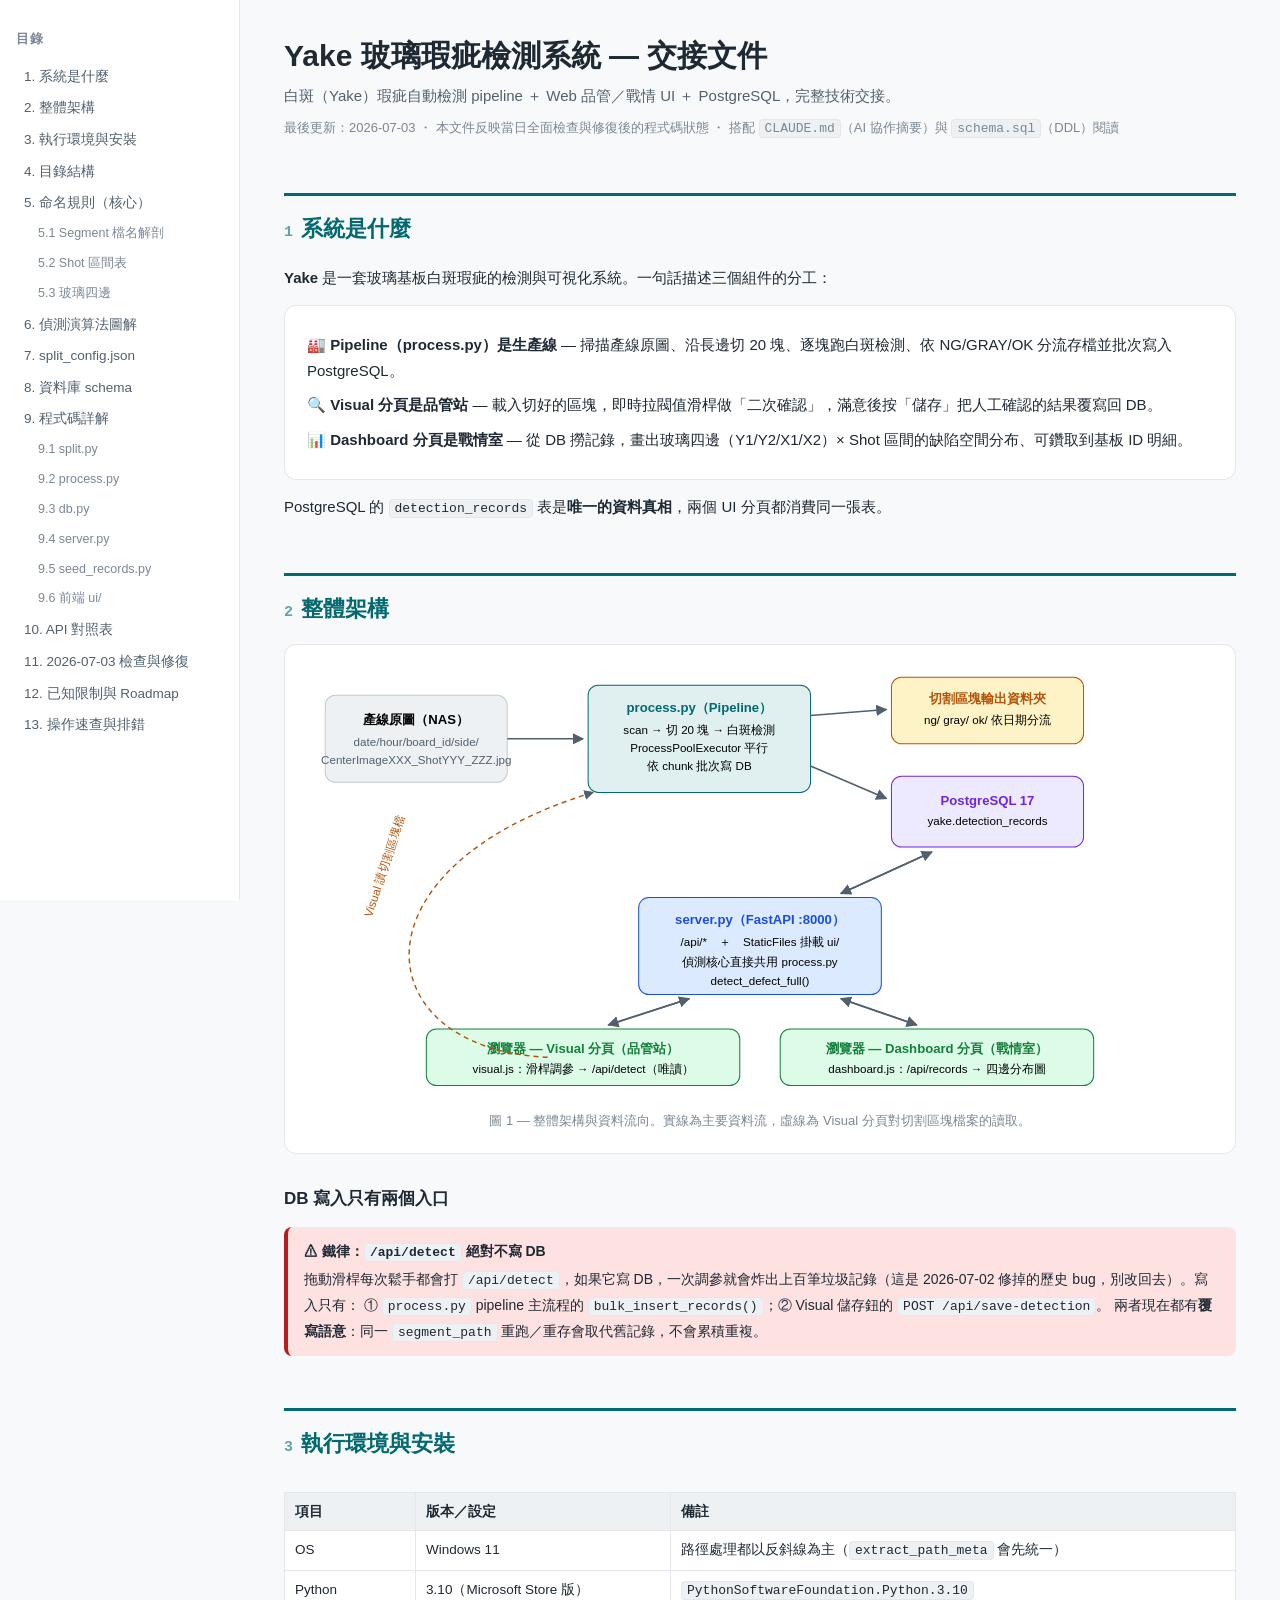
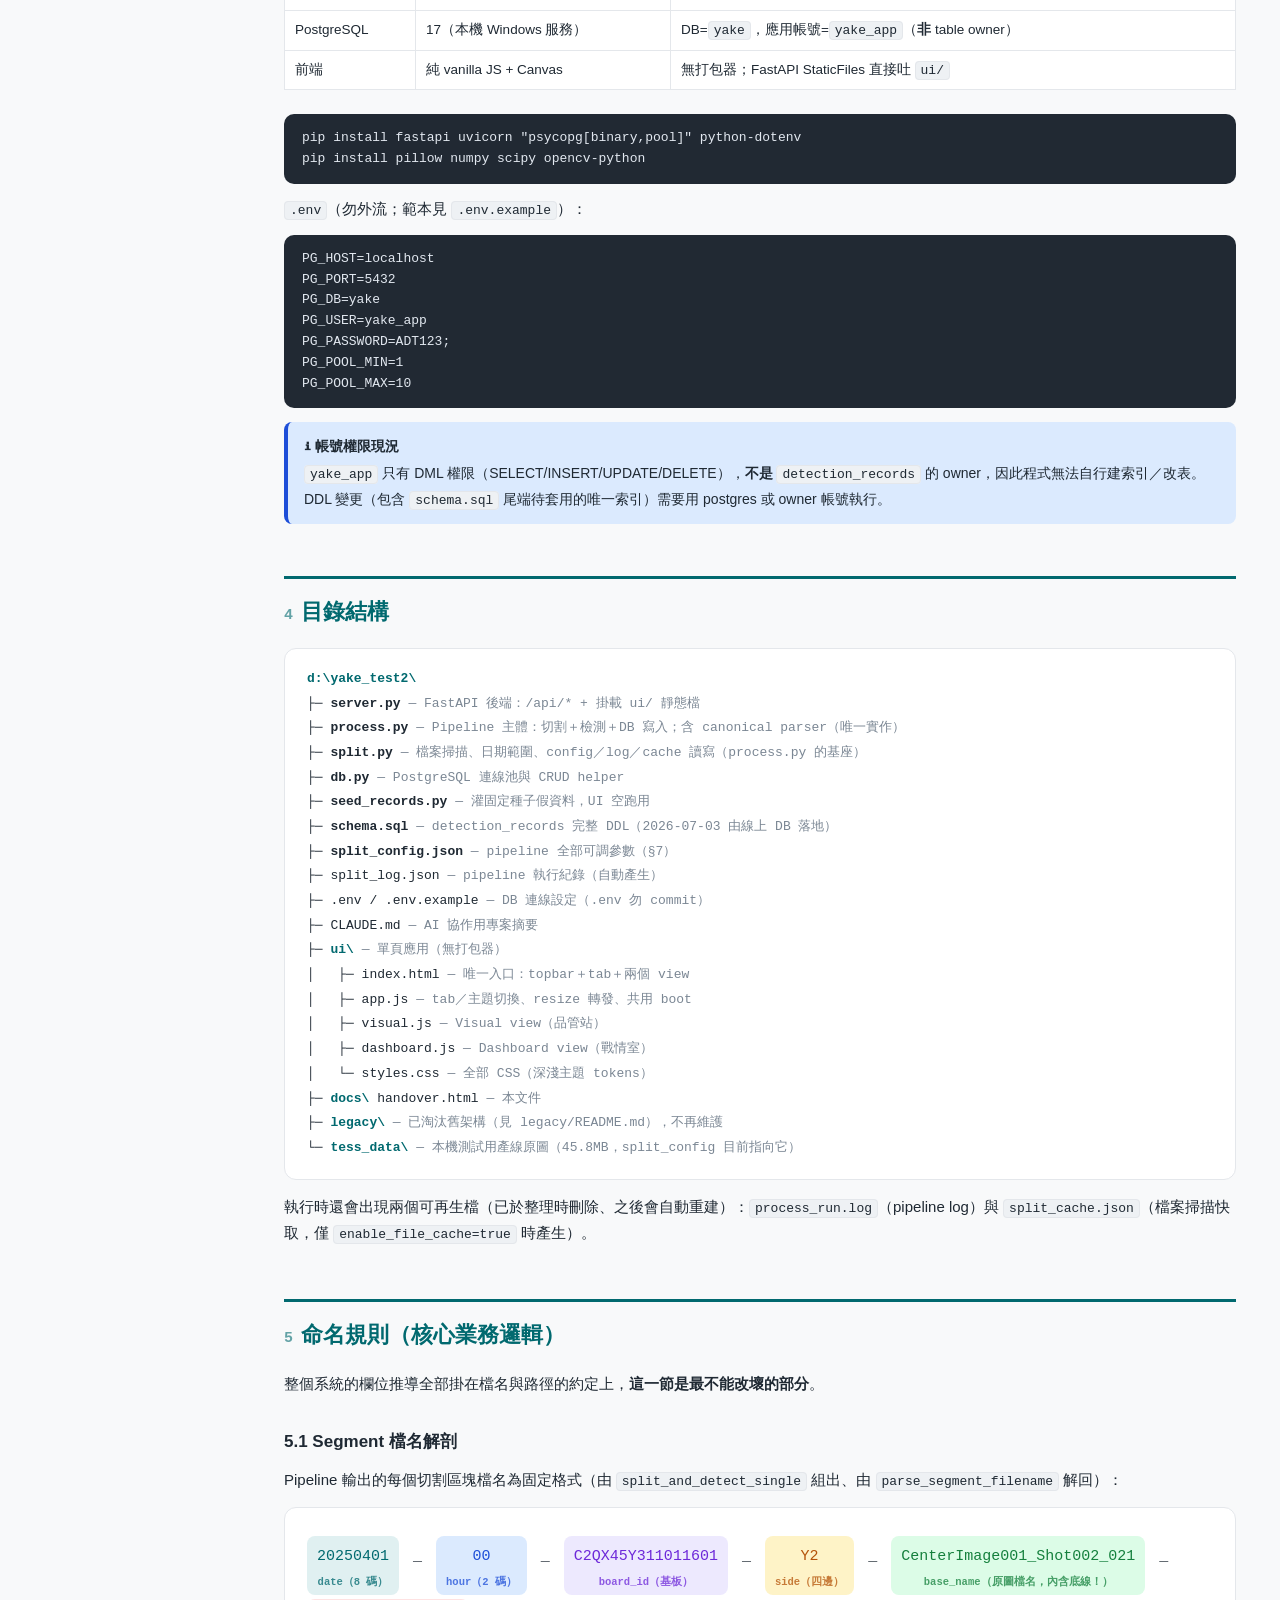
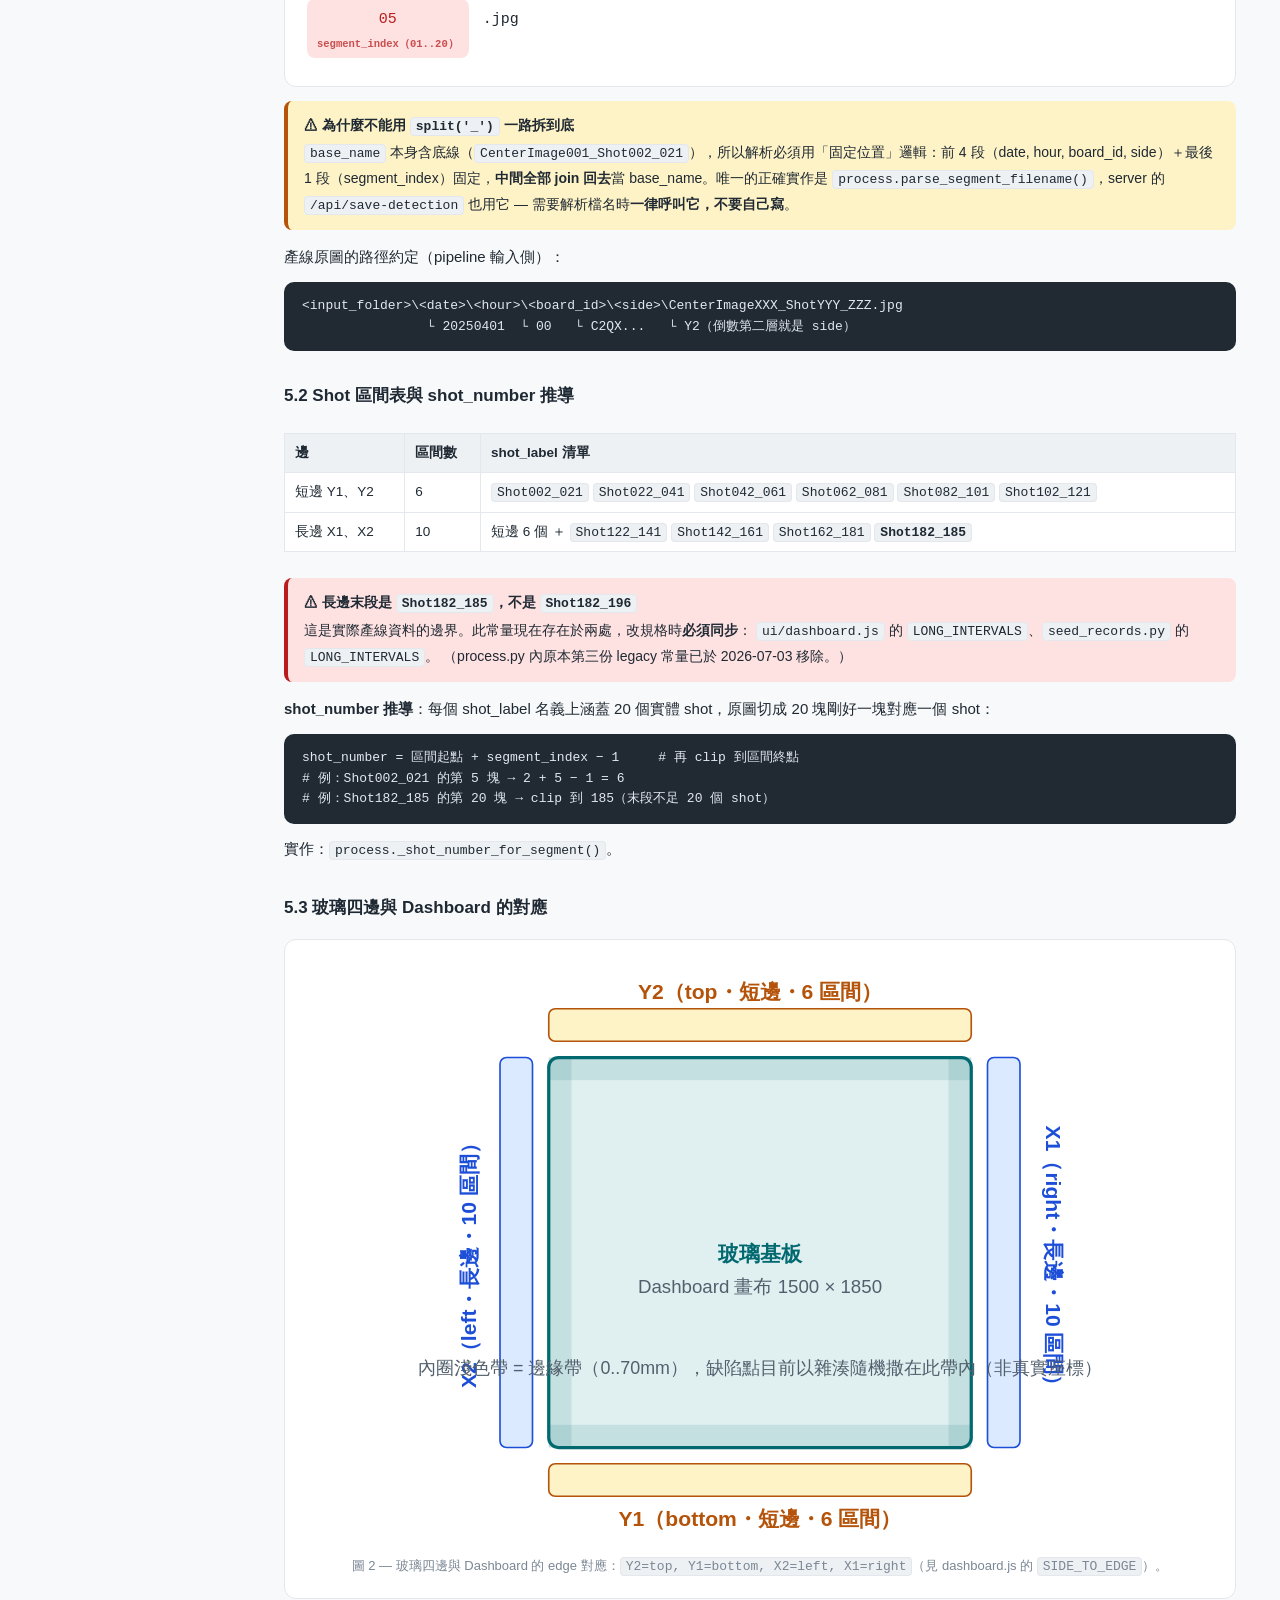
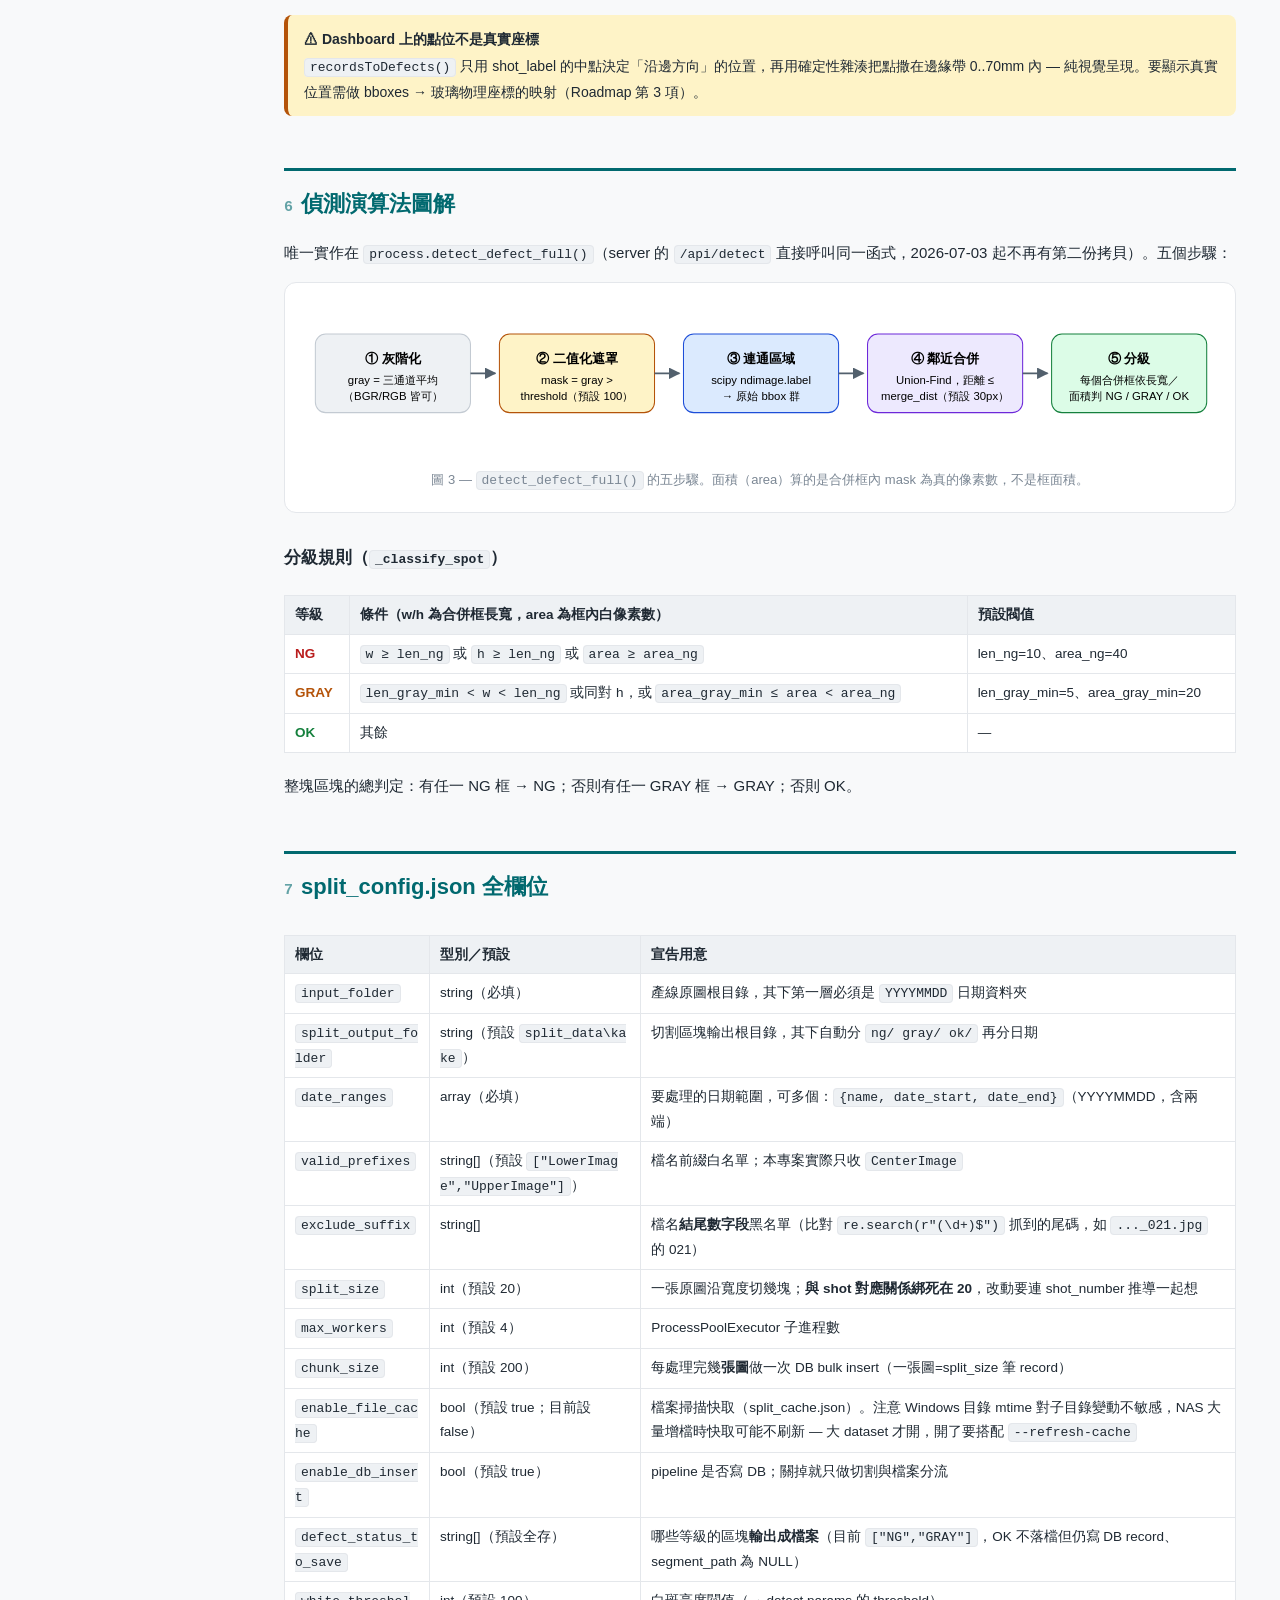
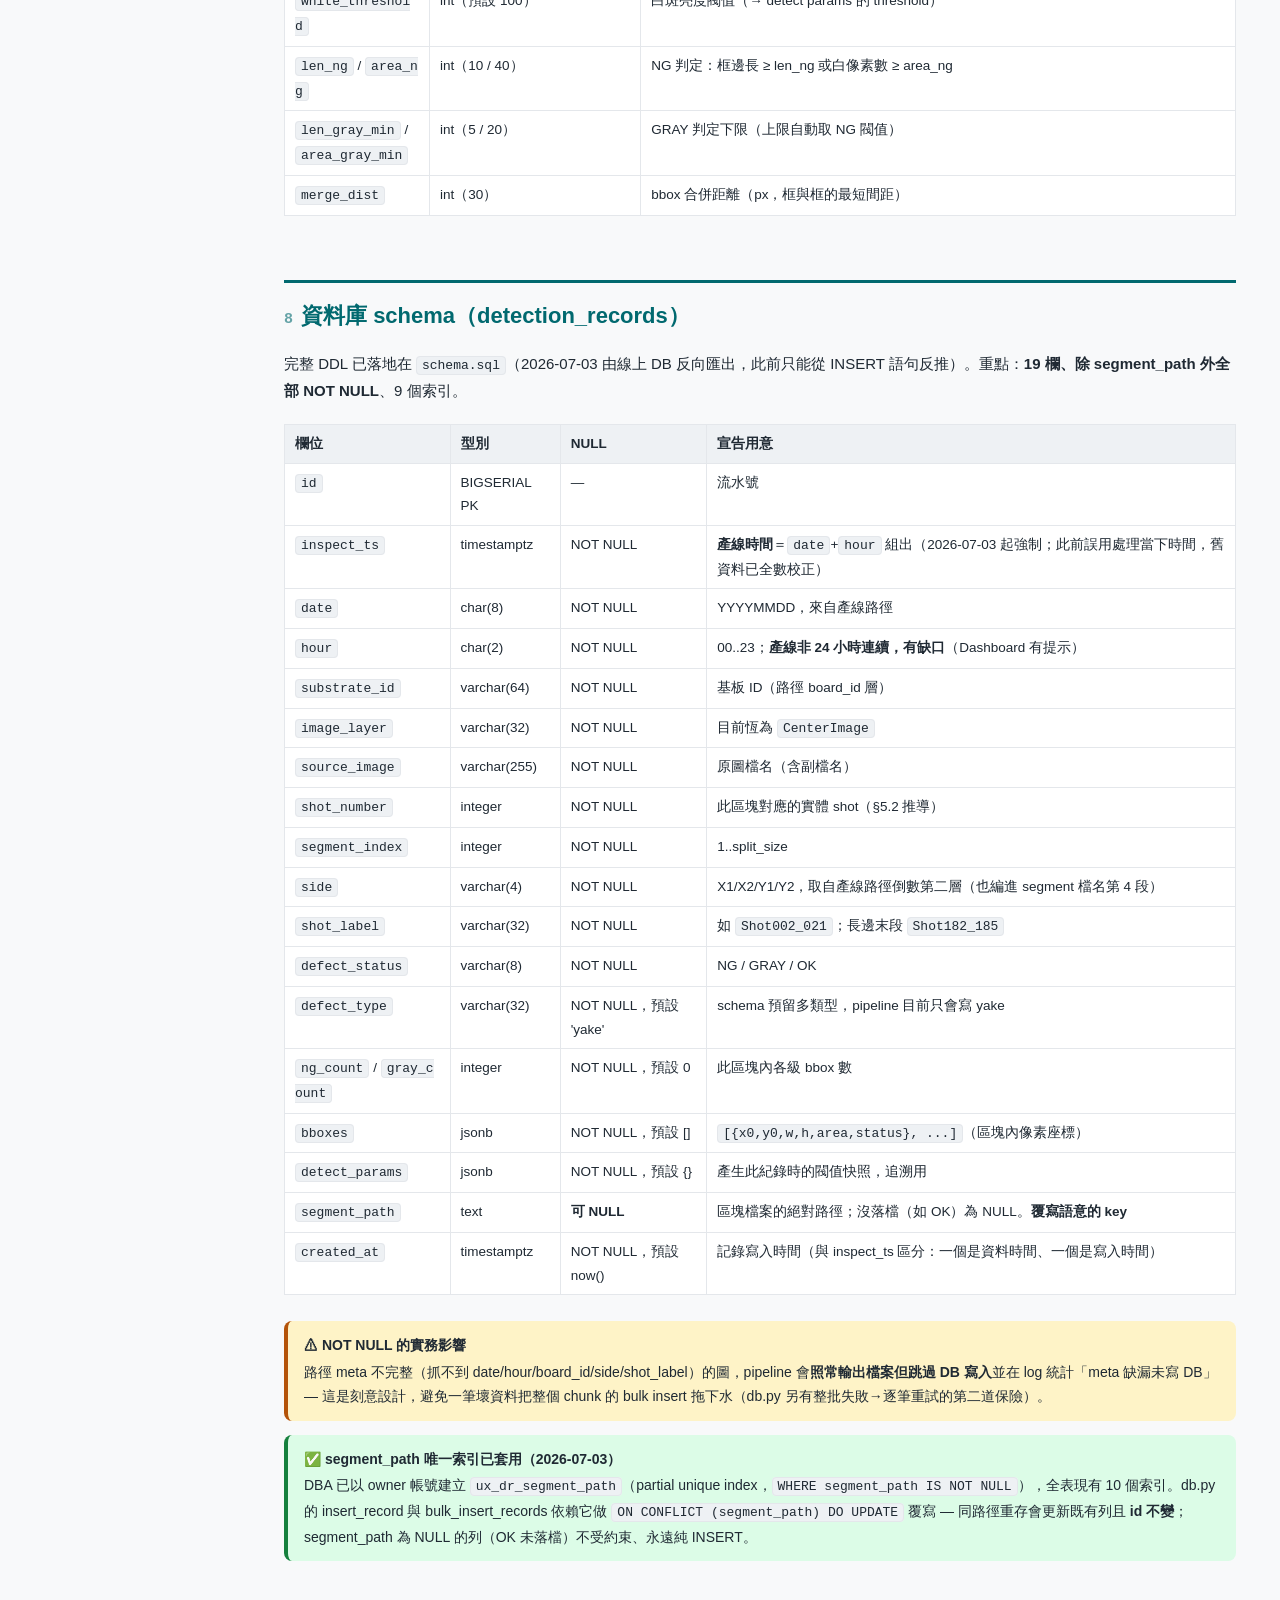
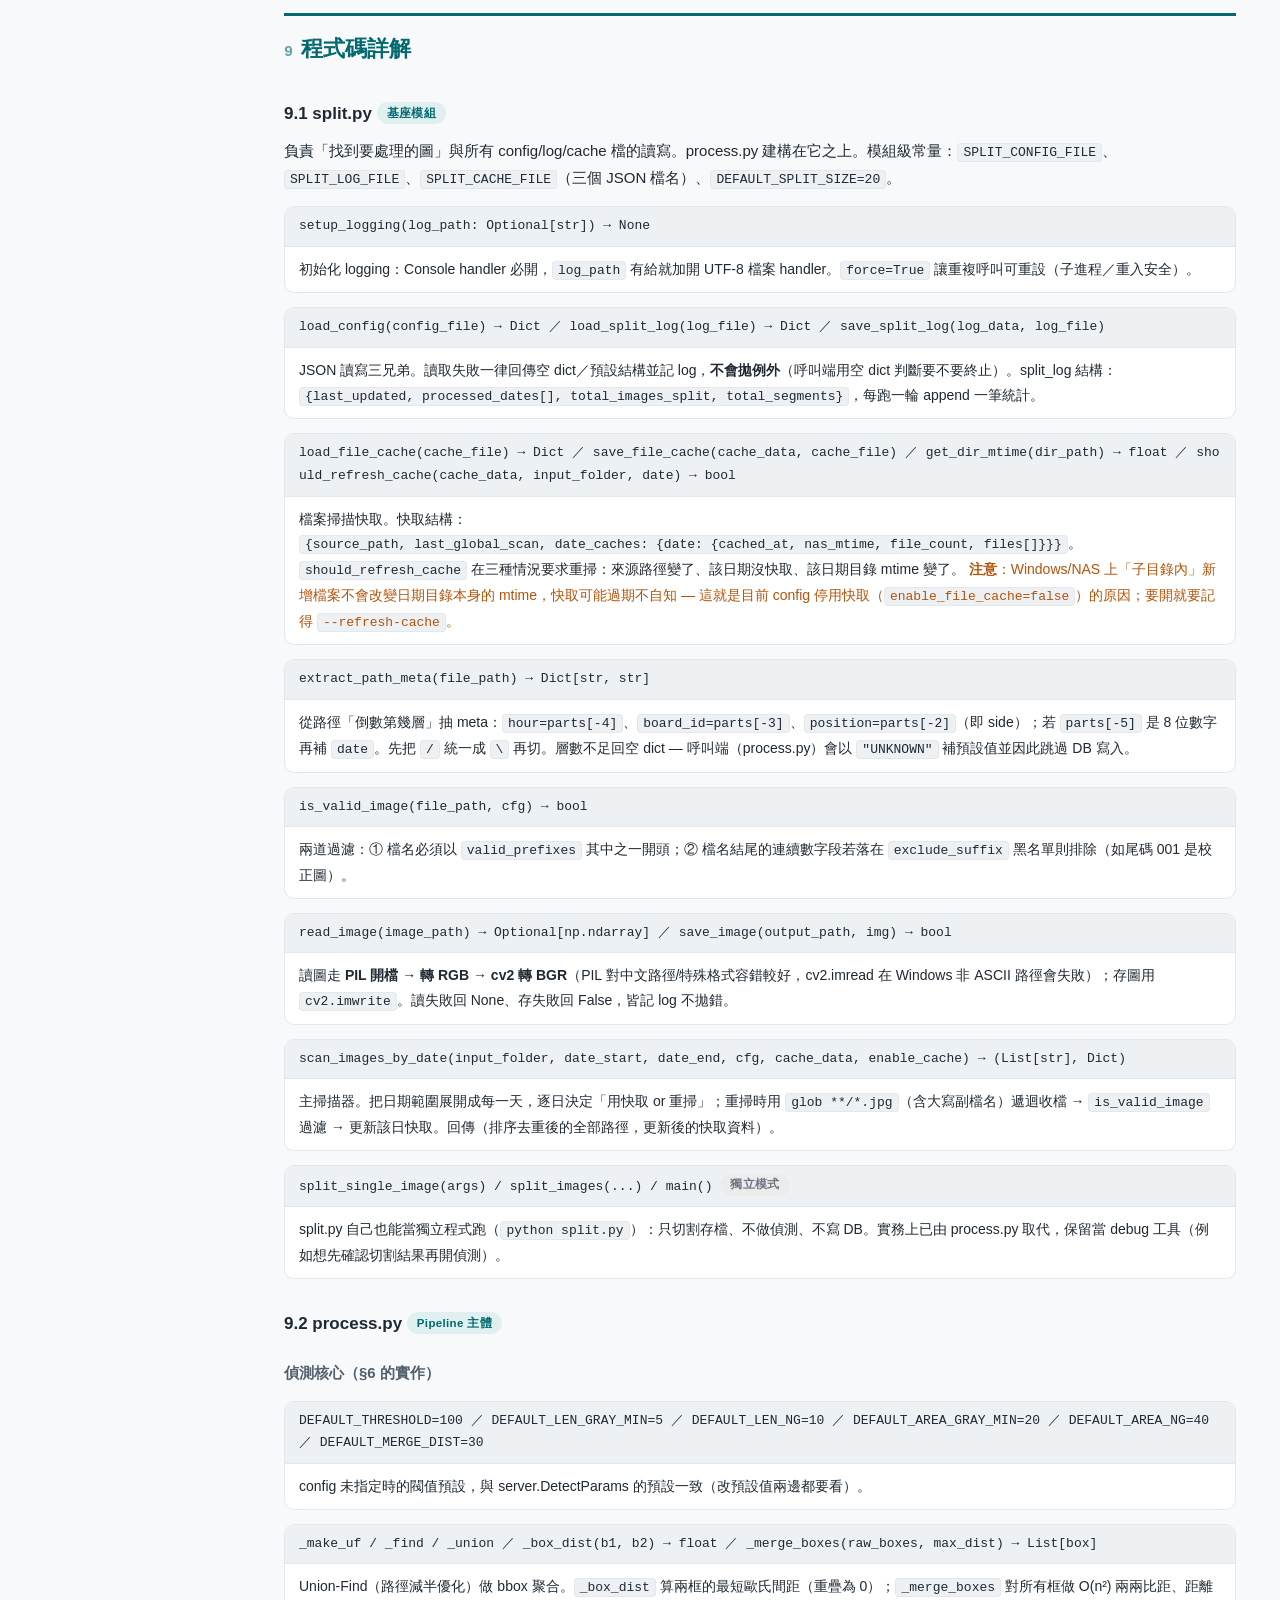
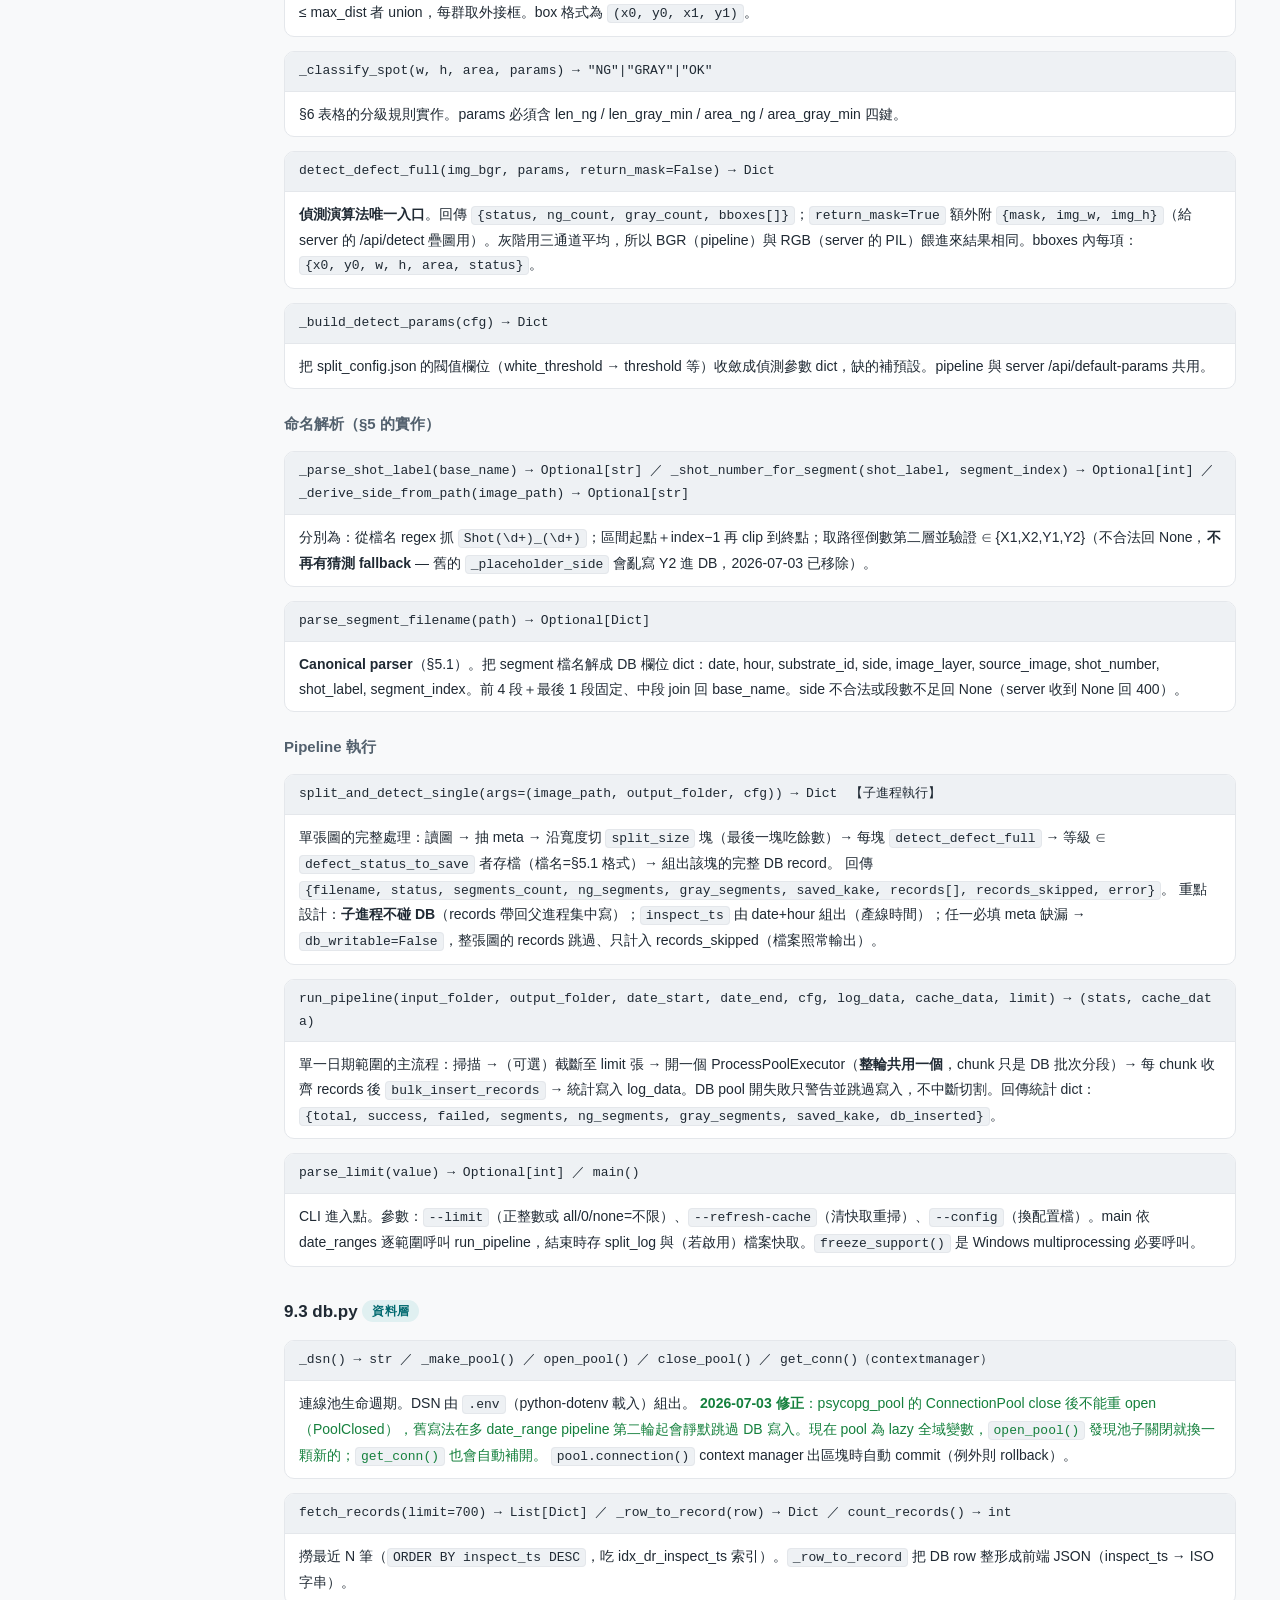
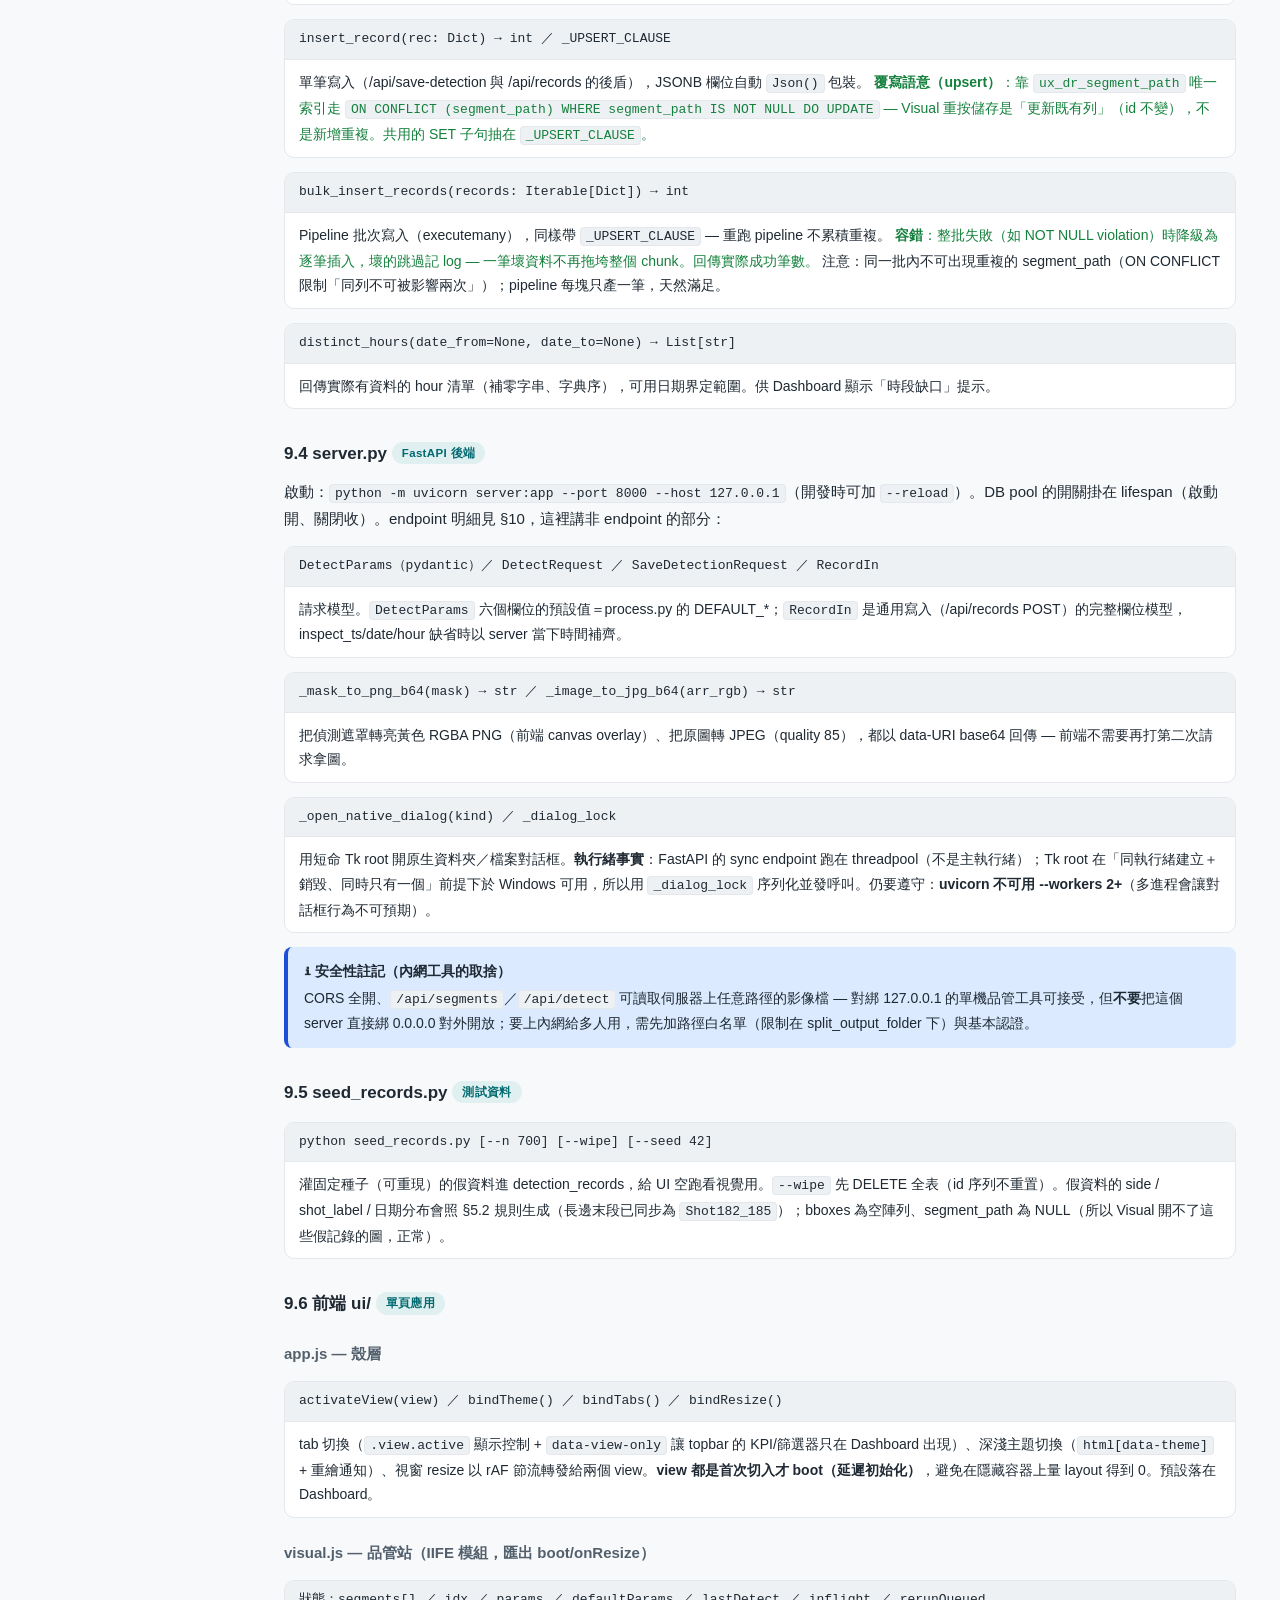
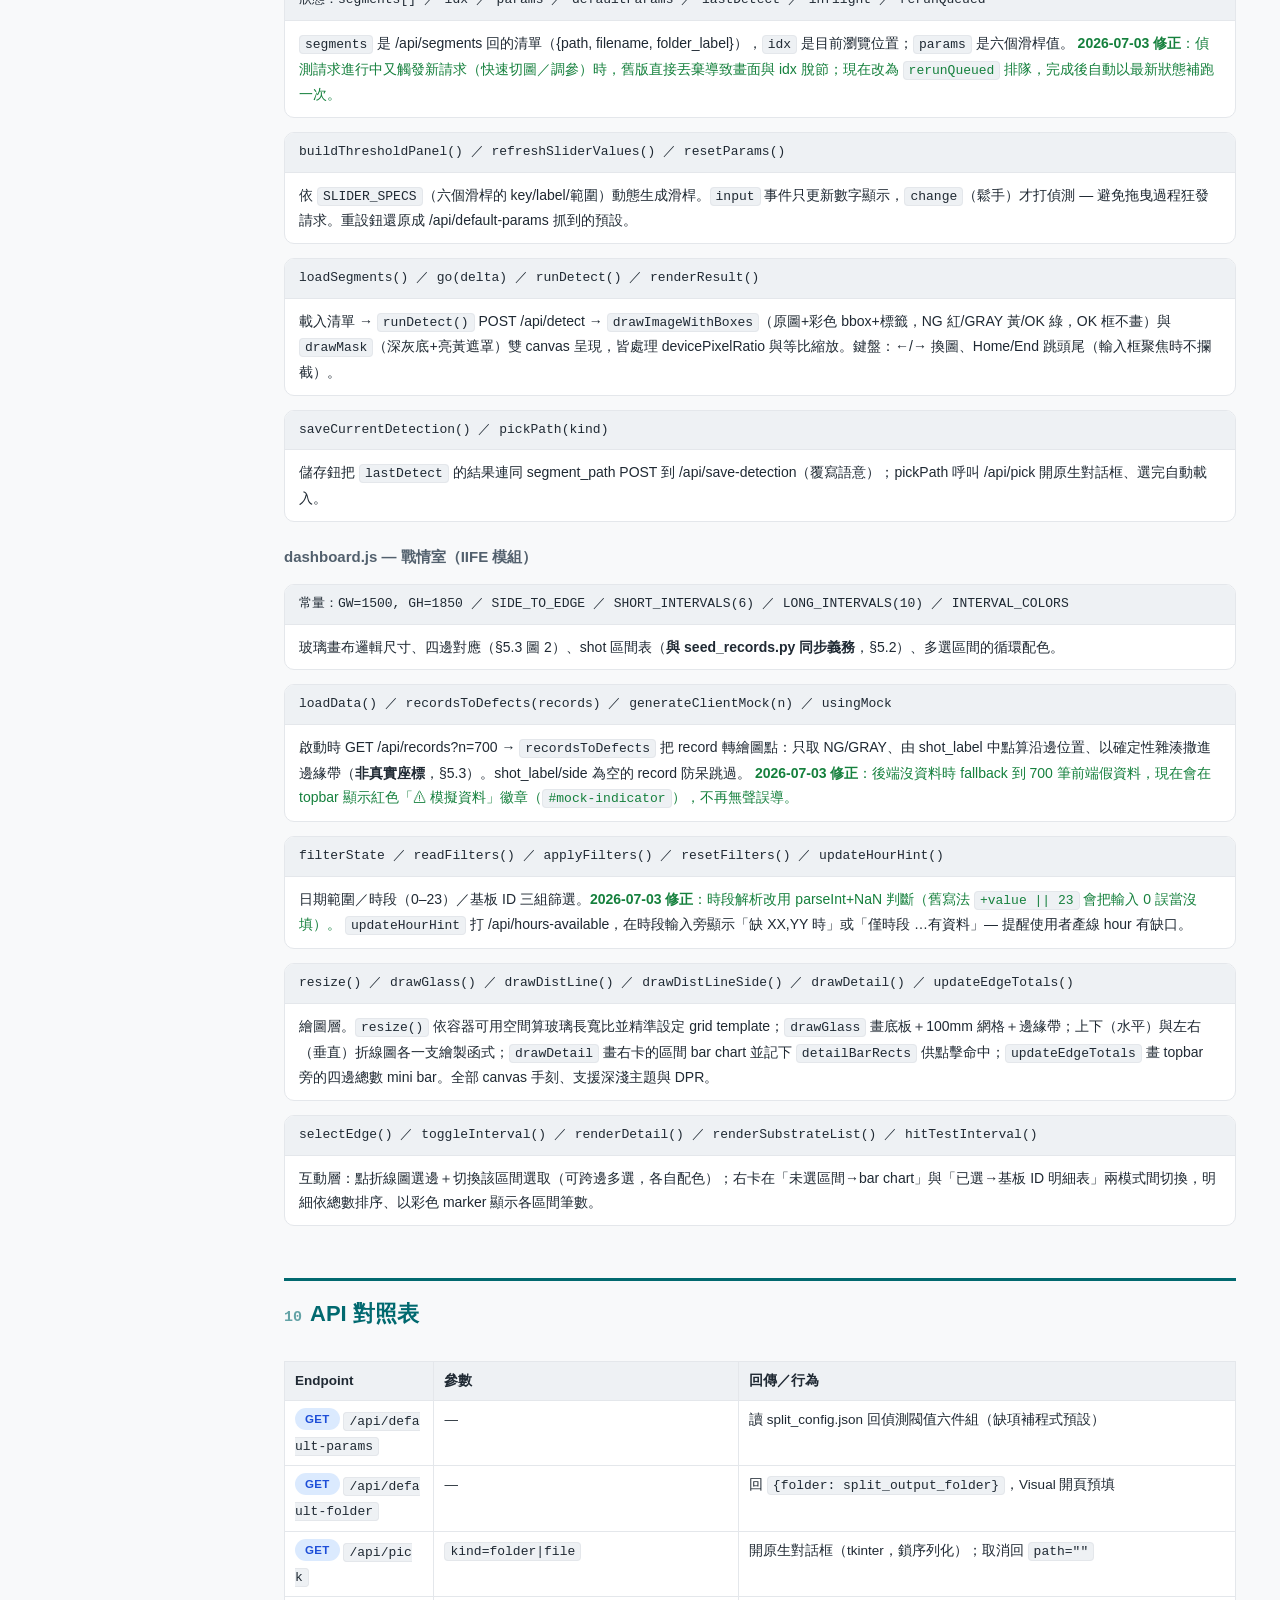
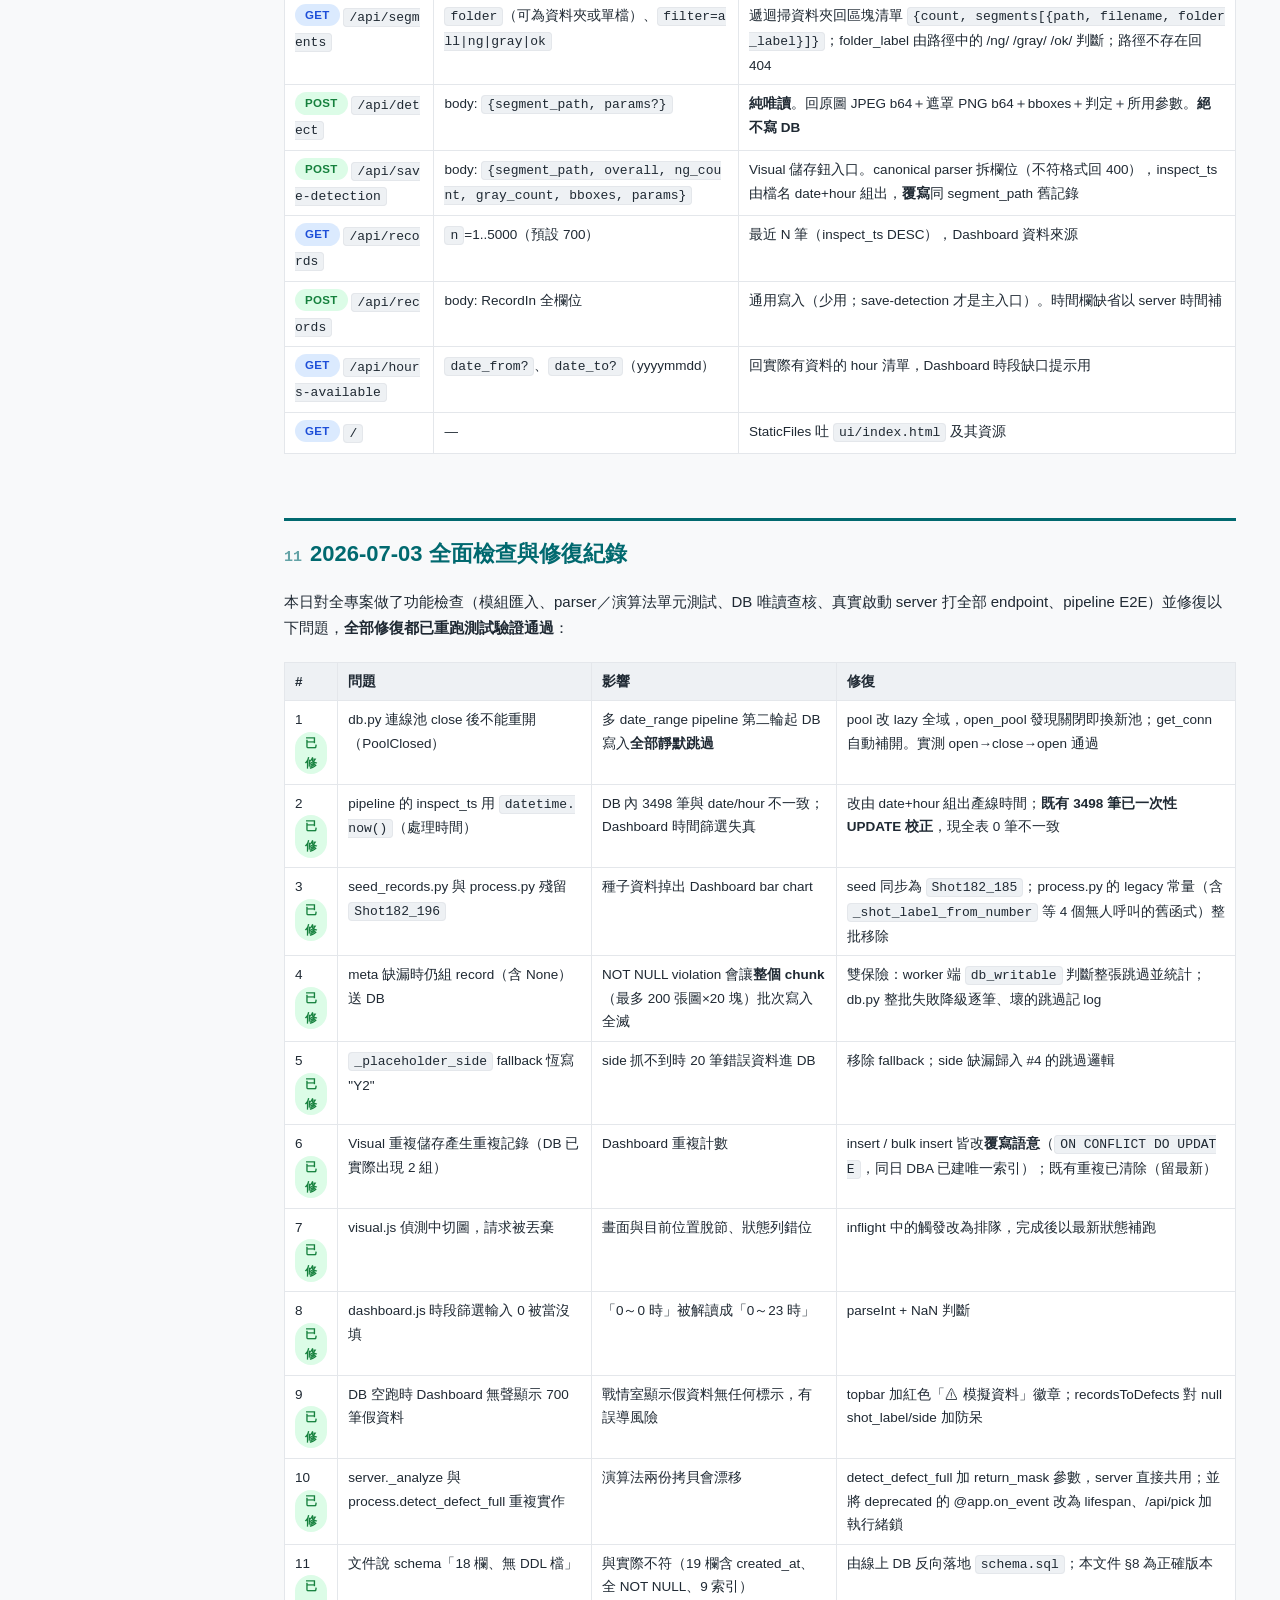
<file: docs/handover.html>
<!DOCTYPE html>
<html lang="zh-TW">
<head>
<meta charset="UTF-8">
<meta name="viewport" content="width=device-width, initial-scale=1.0">
<title>Yake 玻璃瑕疵檢測系統 — 交接文件</title>
<style>
  :root {
    --ink: #1f2933;
    --ink-soft: #52606d;
    --ink-faint: #7b8794;
    --bg: #f8f9fa;
    --card: #ffffff;
    --line: #e4e7eb;
    --teal: #01696f;
    --teal-soft: #e0f0f1;
    --amber: #b45309;
    --amber-soft: #fef3c7;
    --red: #b91c1c;
    --red-soft: #fee2e2;
    --green: #15803d;
    --green-soft: #dcfce7;
    --violet: #6d28d9;
    --violet-soft: #ede9fe;
    --blue: #1d4ed8;
    --blue-soft: #dbeafe;
    --mono: Consolas, "Cascadia Mono", "Courier New", monospace;
  }
  * { box-sizing: border-box; margin: 0; padding: 0; }
  html { scroll-behavior: smooth; scroll-padding-top: 16px; }
  body {
    font-family: "Segoe UI", "Microsoft JhengHei", "Noto Sans TC", sans-serif;
    background: var(--bg); color: var(--ink);
    line-height: 1.75; font-size: 15px;
  }
  .layout { display: flex; max-width: 1280px; margin: 0 auto; }
  nav.toc {
    width: 240px; flex-shrink: 0; position: sticky; top: 0;
    height: 100vh; overflow-y: auto; padding: 28px 8px 40px 16px;
    border-right: 1px solid var(--line); background: var(--card);
  }
  nav.toc .toc-title { font-weight: 700; font-size: 13px; color: var(--ink-faint); letter-spacing: .08em; margin-bottom: 10px; }
  nav.toc a { display: block; color: var(--ink-soft); text-decoration: none; font-size: 13.5px; padding: 4px 8px; border-radius: 6px; }
  nav.toc a:hover { background: var(--teal-soft); color: var(--teal); }
  nav.toc a.sub { padding-left: 22px; font-size: 12.5px; color: var(--ink-faint); }
  main { flex: 1; min-width: 0; padding: 36px 44px 100px; }
  h1 { font-size: 30px; line-height: 1.3; margin-bottom: 6px; }
  .subtitle { color: var(--ink-soft); margin-bottom: 6px; }
  .meta { font-size: 13px; color: var(--ink-faint); margin-bottom: 30px; }
  h2 {
    font-size: 22px; margin: 52px 0 16px; padding-top: 14px;
    border-top: 3px solid var(--teal); color: var(--teal);
  }
  h2 .no { font-family: var(--mono); font-size: 15px; opacity: .6; margin-right: 8px; }
  h3 { font-size: 17px; margin: 30px 0 10px; }
  h4 { font-size: 15px; margin: 22px 0 8px; color: var(--ink-soft); }
  p { margin: 8px 0; }
  ul, ol { margin: 8px 0 8px 24px; }
  li { margin: 3px 0; }
  code {
    font-family: var(--mono); font-size: 13px;
    background: #eef1f4; border: 1px solid var(--line);
    border-radius: 4px; padding: 1px 5px; white-space: nowrap;
  }
  pre {
    background: #212933; color: #e2e8f0; border-radius: 10px;
    padding: 14px 18px; overflow-x: auto; margin: 12px 0;
    font-family: var(--mono); font-size: 13px; line-height: 1.6;
  }
  pre code { background: none; border: none; padding: 0; color: inherit; white-space: pre; }
  table { border-collapse: collapse; width: 100%; margin: 12px 0; background: var(--card); font-size: 13.5px; }
  th, td { border: 1px solid var(--line); padding: 7px 10px; text-align: left; vertical-align: top; }
  th { background: #eef1f4; font-weight: 600; white-space: nowrap; }
  td code { white-space: normal; word-break: break-all; }
  .tablewrap { overflow-x: auto; }
  .card {
    background: var(--card); border: 1px solid var(--line);
    border-radius: 12px; padding: 18px 22px; margin: 14px 0;
  }
  .callout { border-left: 4px solid; border-radius: 8px; padding: 12px 16px; margin: 14px 0; font-size: 14px; }
  .callout.warn { border-color: var(--amber); background: var(--amber-soft); }
  .callout.danger { border-color: var(--red); background: var(--red-soft); }
  .callout.ok { border-color: var(--green); background: var(--green-soft); }
  .callout.info { border-color: var(--blue); background: var(--blue-soft); }
  .callout b:first-child { display: block; margin-bottom: 2px; }
  .badge {
    display: inline-block; font-size: 11.5px; font-weight: 700; border-radius: 999px;
    padding: 1px 10px; vertical-align: 2px; letter-spacing: .03em;
  }
  .badge.get { background: var(--blue-soft); color: var(--blue); }
  .badge.post { background: var(--green-soft); color: var(--green); }
  .badge.fixed { background: var(--green-soft); color: var(--green); }
  .badge.todo { background: var(--amber-soft); color: var(--amber); }
  .badge.core { background: var(--teal-soft); color: var(--teal); }
  .badge.legacy { background: #ececec; color: #6b7280; }
  .fig { background: var(--card); border: 1px solid var(--line); border-radius: 12px; padding: 20px; margin: 16px 0; overflow-x: auto; }
  .fig figcaption { font-size: 13px; color: var(--ink-faint); margin-top: 10px; text-align: center; }
  .fig svg { display: block; margin: 0 auto; max-width: 100%; height: auto; }
  .filetree { font-family: var(--mono); font-size: 13px; line-height: 1.9; }
  .filetree .dir { color: var(--teal); font-weight: 700; }
  .filetree .note { color: var(--ink-faint); }
  .fn { margin: 14px 0; border: 1px solid var(--line); border-radius: 10px; background: var(--card); overflow: hidden; }
  .fn > .sig { font-family: var(--mono); font-size: 13px; background: #eef1f4; padding: 8px 14px; border-bottom: 1px solid var(--line); word-break: break-all; }
  .fn > .body { padding: 10px 14px; font-size: 14px; }
  .fn table { margin: 8px 0 4px; }
  .anatomy { font-family: var(--mono); font-size: 15px; display: flex; flex-wrap: wrap; gap: 4px; align-items: stretch; margin: 10px 0; }
  .anatomy .tok { border-radius: 8px; padding: 8px 10px 4px; text-align: center; }
  .anatomy .tok small { display: block; font-family: inherit; font-size: 10.5px; opacity: .75; margin-top: 2px; font-weight: 600; }
  .kbd-grid { display: grid; grid-template-columns: repeat(auto-fill, minmax(320px, 1fr)); gap: 12px; margin: 12px 0; }
  @media (max-width: 900px) { nav.toc { display: none; } main { padding: 24px 18px 80px; } }
  @media print { nav.toc { display: none; } body { background: #fff; } }
</style>
</head>
<body>
<div class="layout">

<nav class="toc">
  <div class="toc-title">目錄</div>
  <a href="#overview">1. 系統是什麼</a>
  <a href="#arch">2. 整體架構</a>
  <a href="#env">3. 執行環境與安裝</a>
  <a href="#tree">4. 目錄結構</a>
  <a href="#naming">5. 命名規則（核心）</a>
  <a class="sub" href="#naming-file">5.1 Segment 檔名解剖</a>
  <a class="sub" href="#naming-shot">5.2 Shot 區間表</a>
  <a class="sub" href="#naming-glass">5.3 玻璃四邊</a>
  <a href="#algo">6. 偵測演算法圖解</a>
  <a href="#config">7. split_config.json</a>
  <a href="#schema">8. 資料庫 schema</a>
  <a href="#code">9. 程式碼詳解</a>
  <a class="sub" href="#code-split">9.1 split.py</a>
  <a class="sub" href="#code-process">9.2 process.py</a>
  <a class="sub" href="#code-db">9.3 db.py</a>
  <a class="sub" href="#code-server">9.4 server.py</a>
  <a class="sub" href="#code-seed">9.5 seed_records.py</a>
  <a class="sub" href="#code-ui">9.6 前端 ui/</a>
  <a href="#api">10. API 對照表</a>
  <a href="#fixes">11. 2026-07-03 檢查與修復</a>
  <a href="#limits">12. 已知限制與 Roadmap</a>
  <a href="#ops">13. 操作速查與排錯</a>
</nav>

<main>

<h1>Yake 玻璃瑕疵檢測系統 — 交接文件</h1>
<p class="subtitle">白斑（Yake）瑕疵自動檢測 pipeline ＋ Web 品管／戰情 UI ＋ PostgreSQL，完整技術交接。</p>
<p class="meta">最後更新：2026-07-03 ・ 本文件反映當日全面檢查與修復後的程式碼狀態 ・ 搭配 <code>CLAUDE.md</code>（AI 協作摘要）與 <code>schema.sql</code>（DDL）閱讀</p>

<!-- ============================================================ -->
<h2 id="overview"><span class="no">1</span>系統是什麼</h2>

<p><b>Yake</b> 是一套玻璃基板白斑瑕疵的檢測與可視化系統。一句話描述三個組件的分工：</p>

<div class="card">
  <p>🏭 <b>Pipeline（process.py）是生產線</b> — 掃描產線原圖、沿長邊切 20 塊、逐塊跑白斑檢測、依 NG/GRAY/OK 分流存檔並批次寫入 PostgreSQL。</p>
  <p>🔍 <b>Visual 分頁是品管站</b> — 載入切好的區塊，即時拉閥值滑桿做「二次確認」，滿意後按「儲存」把人工確認的結果覆寫回 DB。</p>
  <p>📊 <b>Dashboard 分頁是戰情室</b> — 從 DB 撈記錄，畫出玻璃四邊（Y1/Y2/X1/X2）× Shot 區間的缺陷空間分布、可鑽取到基板 ID 明細。</p>
</div>

<p>PostgreSQL 的 <code>detection_records</code> 表是<b>唯一的資料真相</b>，兩個 UI 分頁都消費同一張表。</p>

<!-- ============================================================ -->
<h2 id="arch"><span class="no">2</span>整體架構</h2>

<figure class="fig">
<svg viewBox="0 0 900 430" font-family="Segoe UI, sans-serif" font-size="13">
  <defs>
    <marker id="arr" viewBox="0 0 10 10" refX="9" refY="5" markerWidth="7" markerHeight="7" orient="auto-start-reverse">
      <path d="M0,0 L10,5 L0,10 z" fill="#52606d"/>
    </marker>
  </defs>
  <!-- NAS -->
  <rect x="20" y="30" width="180" height="86" rx="10" fill="#eef1f4" stroke="#c3cad2"/>
  <text x="110" y="58" text-anchor="middle" font-weight="700">產線原圖（NAS）</text>
  <text x="110" y="80" text-anchor="middle" fill="#52606d" font-size="11.5">date/hour/board_id/side/</text>
  <text x="110" y="98" text-anchor="middle" fill="#52606d" font-size="11.5">CenterImageXXX_ShotYYY_ZZZ.jpg</text>
  <!-- pipeline -->
  <rect x="280" y="20" width="220" height="106" rx="10" fill="#e0f0f1" stroke="#01696f"/>
  <text x="390" y="46" text-anchor="middle" font-weight="700" fill="#01696f">process.py（Pipeline）</text>
  <text x="390" y="68" text-anchor="middle" font-size="11.5">scan → 切 20 塊 → 白斑檢測</text>
  <text x="390" y="86" text-anchor="middle" font-size="11.5">ProcessPoolExecutor 平行</text>
  <text x="390" y="104" text-anchor="middle" font-size="11.5">依 chunk 批次寫 DB</text>
  <!-- output folder -->
  <rect x="580" y="12" width="190" height="66" rx="10" fill="#fef3c7" stroke="#b45309"/>
  <text x="675" y="38" text-anchor="middle" font-weight="700" fill="#b45309">切割區塊輸出資料夾</text>
  <text x="675" y="58" text-anchor="middle" font-size="11.5">ng/ gray/ ok/ 依日期分流</text>
  <!-- DB -->
  <rect x="580" y="110" width="190" height="70" rx="10" fill="#ede9fe" stroke="#6d28d9"/>
  <text x="675" y="138" text-anchor="middle" font-weight="700" fill="#6d28d9">PostgreSQL 17</text>
  <text x="675" y="158" text-anchor="middle" font-size="11.5">yake.detection_records</text>
  <!-- server -->
  <rect x="330" y="230" width="240" height="96" rx="10" fill="#dbeafe" stroke="#1d4ed8"/>
  <text x="450" y="256" text-anchor="middle" font-weight="700" fill="#1d4ed8">server.py（FastAPI :8000）</text>
  <text x="450" y="278" text-anchor="middle" font-size="11.5">/api/*　＋　StaticFiles 掛載 ui/</text>
  <text x="450" y="298" text-anchor="middle" font-size="11.5">偵測核心直接共用 process.py</text>
  <text x="450" y="316" text-anchor="middle" font-size="11.5">detect_defect_full()</text>
  <!-- browser -->
  <rect x="120" y="360" width="310" height="56" rx="10" fill="#dcfce7" stroke="#15803d"/>
  <text x="275" y="384" text-anchor="middle" font-weight="700" fill="#15803d">瀏覽器 — Visual 分頁（品管站）</text>
  <text x="275" y="404" text-anchor="middle" font-size="11.5">visual.js：滑桿調參 → /api/detect（唯讀）</text>
  <rect x="470" y="360" width="310" height="56" rx="10" fill="#dcfce7" stroke="#15803d"/>
  <text x="625" y="384" text-anchor="middle" font-weight="700" fill="#15803d">瀏覽器 — Dashboard 分頁（戰情室）</text>
  <text x="625" y="404" text-anchor="middle" font-size="11.5">dashboard.js：/api/records → 四邊分布圖</text>
  <!-- arrows -->
  <line x1="200" y1="73" x2="275" y2="73" stroke="#52606d" stroke-width="1.6" marker-end="url(#arr)"/>
  <line x1="500" y1="50" x2="575" y2="44" stroke="#52606d" stroke-width="1.6" marker-end="url(#arr)"/>
  <line x1="500" y1="100" x2="575" y2="132" stroke="#52606d" stroke-width="1.6" marker-end="url(#arr)"/>
  <line x1="620" y1="185" x2="530" y2="226" stroke="#52606d" stroke-width="1.6" marker-end="url(#arr)"/>
  <line x1="530" y1="226" x2="620" y2="185" stroke="#52606d" stroke-width="1.6" marker-end="url(#arr)"/>
  <line x1="380" y1="330" x2="300" y2="356" stroke="#52606d" stroke-width="1.6" marker-end="url(#arr)"/>
  <line x1="300" y1="356" x2="380" y2="330" stroke="#52606d" stroke-width="1.6" marker-end="url(#arr)"/>
  <line x1="530" y1="330" x2="605" y2="356" stroke="#52606d" stroke-width="1.6" marker-end="url(#arr)"/>
  <line x1="605" y1="356" x2="530" y2="330" stroke="#52606d" stroke-width="1.6" marker-end="url(#arr)"/>
  <!-- visual reads segments note -->
  <path d="M 240 388 C 60 380 40 200 285 126" fill="none" stroke="#b45309" stroke-width="1.4" stroke-dasharray="5 4" marker-end="url(#arr)"/>
  <text x="66" y="250" fill="#b45309" font-size="11.5" transform="rotate(-72 66 250)">Visual 讀切割區塊檔</text>
</svg>
<figcaption>圖 1 — 整體架構與資料流向。實線為主要資料流，虛線為 Visual 分頁對切割區塊檔案的讀取。</figcaption>
</figure>

<h3>DB 寫入只有兩個入口</h3>
<div class="callout danger">
<b>⚠ 鐵律：<code>/api/detect</code> 絕對不寫 DB</b>
拖動滑桿每次鬆手都會打 <code>/api/detect</code>，如果它寫 DB，一次調參就會炸出上百筆垃圾記錄（這是 2026-07-02 修掉的歷史 bug，別改回去）。寫入只有：
① <code>process.py</code> pipeline 主流程的 <code>bulk_insert_records()</code>；② Visual 儲存鈕的 <code>POST /api/save-detection</code>。
兩者現在都有<b>覆寫語意</b>：同一 <code>segment_path</code> 重跑／重存會取代舊記錄，不會累積重複。
</div>

<!-- ============================================================ -->
<h2 id="env"><span class="no">3</span>執行環境與安裝</h2>

<div class="tablewrap"><table>
<tr><th>項目</th><th>版本／設定</th><th>備註</th></tr>
<tr><td>OS</td><td>Windows 11</td><td>路徑處理都以反斜線為主（<code>extract_path_meta</code> 會先統一）</td></tr>
<tr><td>Python</td><td>3.10（Microsoft Store 版）</td><td><code>PythonSoftwareFoundation.Python.3.10</code></td></tr>
<tr><td>PostgreSQL</td><td>17（本機 Windows 服務）</td><td>DB=<code>yake</code>，應用帳號=<code>yake_app</code>（<b>非</b> table owner）</td></tr>
<tr><td>前端</td><td>純 vanilla JS + Canvas</td><td>無打包器；FastAPI StaticFiles 直接吐 <code>ui/</code></td></tr>
</table></div>

<pre><code>pip install fastapi uvicorn "psycopg[binary,pool]" python-dotenv
pip install pillow numpy scipy opencv-python</code></pre>

<p><code>.env</code>（勿外流；範本見 <code>.env.example</code>）：</p>
<pre><code>PG_HOST=localhost
PG_PORT=5432
PG_DB=yake
PG_USER=yake_app
PG_PASSWORD=ADT123;
PG_POOL_MIN=1
PG_POOL_MAX=10</code></pre>

<div class="callout info">
<b>ℹ 帳號權限現況</b>
<code>yake_app</code> 只有 DML 權限（SELECT/INSERT/UPDATE/DELETE），<b>不是</b> <code>detection_records</code> 的 owner，因此程式無法自行建索引／改表。DDL 變更（包含 <code>schema.sql</code> 尾端待套用的唯一索引）需要用 postgres 或 owner 帳號執行。
</div>

<!-- ============================================================ -->
<h2 id="tree"><span class="no">4</span>目錄結構</h2>

<div class="card filetree">
<div><span class="dir">d:\yake_test2\</span></div>
<div>├─ <b>server.py</b> <span class="note">— FastAPI 後端：/api/* + 掛載 ui/ 靜態檔</span></div>
<div>├─ <b>process.py</b> <span class="note">— Pipeline 主體：切割＋檢測＋DB 寫入；含 canonical parser（唯一實作）</span></div>
<div>├─ <b>split.py</b> <span class="note">— 檔案掃描、日期範圍、config／log／cache 讀寫（process.py 的基座）</span></div>
<div>├─ <b>db.py</b> <span class="note">— PostgreSQL 連線池與 CRUD helper</span></div>
<div>├─ <b>seed_records.py</b> <span class="note">— 灌固定種子假資料，UI 空跑用</span></div>
<div>├─ <b>schema.sql</b> <span class="note">— detection_records 完整 DDL（2026-07-03 由線上 DB 落地）</span></div>
<div>├─ <b>split_config.json</b> <span class="note">— pipeline 全部可調參數（§7）</span></div>
<div>├─ split_log.json <span class="note">— pipeline 執行紀錄（自動產生）</span></div>
<div>├─ .env / .env.example <span class="note">— DB 連線設定（.env 勿 commit）</span></div>
<div>├─ CLAUDE.md <span class="note">— AI 協作用專案摘要</span></div>
<div>├─ <span class="dir">ui\</span> <span class="note">— 單頁應用（無打包器）</span></div>
<div>│&nbsp;&nbsp; ├─ index.html <span class="note">— 唯一入口：topbar＋tab＋兩個 view</span></div>
<div>│&nbsp;&nbsp; ├─ app.js <span class="note">— tab／主題切換、resize 轉發、共用 boot</span></div>
<div>│&nbsp;&nbsp; ├─ visual.js <span class="note">— Visual view（品管站）</span></div>
<div>│&nbsp;&nbsp; ├─ dashboard.js <span class="note">— Dashboard view（戰情室）</span></div>
<div>│&nbsp;&nbsp; └─ styles.css <span class="note">— 全部 CSS（深淺主題 tokens）</span></div>
<div>├─ <span class="dir">docs\</span> handover.html <span class="note">— 本文件</span></div>
<div>├─ <span class="dir">legacy\</span> <span class="note">— 已淘汰舊架構（見 legacy/README.md），不再維護</span></div>
<div>└─ <span class="dir">tess_data\</span> <span class="note">— 本機測試用產線原圖（45.8MB，split_config 目前指向它）</span></div>
</div>

<p>執行時還會出現兩個可再生檔（已於整理時刪除、之後會自動重建）：<code>process_run.log</code>（pipeline log）與 <code>split_cache.json</code>（檔案掃描快取，僅 <code>enable_file_cache=true</code> 時產生）。</p>

<!-- ============================================================ -->
<h2 id="naming"><span class="no">5</span>命名規則（核心業務邏輯）</h2>

<p>整個系統的欄位推導全部掛在檔名與路徑的約定上，<b>這一節是最不能改壞的部分</b>。</p>

<h3 id="naming-file">5.1 Segment 檔名解剖</h3>

<p>Pipeline 輸出的每個切割區塊檔名為固定格式（由 <code>split_and_detect_single</code> 組出、由 <code>parse_segment_filename</code> 解回）：</p>

<div class="card">
<div class="anatomy">
  <span class="tok" style="background:var(--teal-soft); color:var(--teal)">20250401<small>date（8 碼）</small></span>
  <span class="tok">_</span>
  <span class="tok" style="background:var(--blue-soft); color:var(--blue)">00<small>hour（2 碼）</small></span>
  <span class="tok">_</span>
  <span class="tok" style="background:var(--violet-soft); color:var(--violet)">C2QX45Y311011601<small>board_id（基板）</small></span>
  <span class="tok">_</span>
  <span class="tok" style="background:var(--amber-soft); color:var(--amber)">Y2<small>side（四邊）</small></span>
  <span class="tok">_</span>
  <span class="tok" style="background:var(--green-soft); color:var(--green)">CenterImage001_Shot002_021<small>base_name（原圖檔名，內含底線！）</small></span>
  <span class="tok">_</span>
  <span class="tok" style="background:var(--red-soft); color:var(--red)">05<small>segment_index（01..20）</small></span>
  <span class="tok">.jpg</span>
</div>
</div>

<div class="callout warn">
<b>⚠ 為什麼不能用 <code>split('_')</code> 一路拆到底</b>
<code>base_name</code> 本身含底線（<code>CenterImage001_Shot002_021</code>），所以解析必須用「固定位置」邏輯：前 4 段（date, hour, board_id, side）＋最後 1 段（segment_index）固定，<b>中間全部 join 回去</b>當 base_name。唯一的正確實作是 <code>process.parse_segment_filename()</code>，server 的 <code>/api/save-detection</code> 也用它 — 需要解析檔名時<b>一律呼叫它，不要自己寫</b>。
</div>

<p>產線原圖的路徑約定（pipeline 輸入側）：</p>
<pre><code>&lt;input_folder&gt;\&lt;date&gt;\&lt;hour&gt;\&lt;board_id&gt;\&lt;side&gt;\CenterImageXXX_ShotYYY_ZZZ.jpg
                └ 20250401  └ 00   └ C2QX...   └ Y2（倒數第二層就是 side）</code></pre>

<h3 id="naming-shot">5.2 Shot 區間表與 shot_number 推導</h3>

<div class="tablewrap"><table>
<tr><th>邊</th><th>區間數</th><th>shot_label 清單</th></tr>
<tr><td>短邊 Y1、Y2</td><td>6</td><td><code>Shot002_021</code> <code>Shot022_041</code> <code>Shot042_061</code> <code>Shot062_081</code> <code>Shot082_101</code> <code>Shot102_121</code></td></tr>
<tr><td>長邊 X1、X2</td><td>10</td><td>短邊 6 個 ＋ <code>Shot122_141</code> <code>Shot142_161</code> <code>Shot162_181</code> <b><code>Shot182_185</code></b></td></tr>
</table></div>

<div class="callout danger">
<b>⚠ 長邊末段是 <code>Shot182_185</code>，不是 <code>Shot182_196</code></b>
這是實際產線資料的邊界。此常量現在存在於兩處，改規格時<b>必須同步</b>：
<code>ui/dashboard.js</code> 的 <code>LONG_INTERVALS</code>、<code>seed_records.py</code> 的 <code>LONG_INTERVALS</code>。
（process.py 內原本第三份 legacy 常量已於 2026-07-03 移除。）
</div>

<p><b>shot_number 推導</b>：每個 shot_label 名義上涵蓋 20 個實體 shot，原圖切成 20 塊剛好一塊對應一個 shot：</p>
<pre><code>shot_number = 區間起點 + segment_index − 1     # 再 clip 到區間終點
# 例：Shot002_021 的第 5 塊 → 2 + 5 − 1 = 6
# 例：Shot182_185 的第 20 塊 → clip 到 185（末段不足 20 個 shot）</code></pre>
<p>實作：<code>process._shot_number_for_segment()</code>。</p>

<h3 id="naming-glass">5.3 玻璃四邊與 Dashboard 的對應</h3>

<figure class="fig">
<svg viewBox="0 0 560 360" font-family="Segoe UI, sans-serif" font-size="13">
  <rect x="150" y="60" width="260" height="240" rx="6" fill="#e0f0f1" stroke="#01696f" stroke-width="2"/>
  <text x="280" y="185" text-anchor="middle" fill="#01696f" font-weight="700">玻璃基板</text>
  <text x="280" y="205" text-anchor="middle" fill="#52606d" font-size="11.5">Dashboard 畫布 1500 × 1850</text>
  <!-- edges -->
  <rect x="150" y="30" width="260" height="20" rx="4" fill="#fef3c7" stroke="#b45309"/>
  <text x="280" y="24" text-anchor="middle" fill="#b45309" font-weight="700">Y2（top・短邊・6 區間）</text>
  <rect x="150" y="310" width="260" height="20" rx="4" fill="#fef3c7" stroke="#b45309"/>
  <text x="280" y="348" text-anchor="middle" fill="#b45309" font-weight="700">Y1（bottom・短邊・6 區間）</text>
  <rect x="120" y="60" width="20" height="240" rx="4" fill="#dbeafe" stroke="#1d4ed8"/>
  <text x="105" y="185" text-anchor="middle" fill="#1d4ed8" font-weight="700" transform="rotate(-90 105 185)">X2（left・長邊・10 區間）</text>
  <rect x="420" y="60" width="20" height="240" rx="4" fill="#dbeafe" stroke="#1d4ed8"/>
  <text x="456" y="185" text-anchor="middle" fill="#1d4ed8" font-weight="700" transform="rotate(90 456 185)">X1（right・長邊・10 區間）</text>
  <!-- margin band -->
  <rect x="150" y="60" width="260" height="14" fill="rgba(1,105,111,.12)"/>
  <rect x="150" y="286" width="260" height="14" fill="rgba(1,105,111,.12)"/>
  <rect x="150" y="60" width="14" height="240" fill="rgba(1,105,111,.12)"/>
  <rect x="396" y="60" width="14" height="240" fill="rgba(1,105,111,.12)"/>
  <text x="280" y="255" text-anchor="middle" fill="#52606d" font-size="11">內圈淺色帶 = 邊緣帶（0..70mm），缺陷點目前以雜湊隨機撒在此帶內（非真實座標）</text>
</svg>
<figcaption>圖 2 — 玻璃四邊與 Dashboard 的 edge 對應：<code>Y2=top, Y1=bottom, X2=left, X1=right</code>（見 dashboard.js 的 <code>SIDE_TO_EDGE</code>）。</figcaption>
</figure>

<div class="callout warn">
<b>⚠ Dashboard 上的點位不是真實座標</b>
<code>recordsToDefects()</code> 只用 shot_label 的中點決定「沿邊方向」的位置，再用確定性雜湊把點撒在邊緣帶 0..70mm 內 — 純視覺呈現。要顯示真實位置需做 bboxes → 玻璃物理座標的映射（Roadmap 第 3 項）。
</div>

<!-- ============================================================ -->
<h2 id="algo"><span class="no">6</span>偵測演算法圖解</h2>

<p>唯一實作在 <code>process.detect_defect_full()</code>（server 的 <code>/api/detect</code> 直接呼叫同一函式，2026-07-03 起不再有第二份拷貝）。五個步驟：</p>

<figure class="fig">
<svg viewBox="0 0 880 150" font-family="Segoe UI, sans-serif" font-size="12.5">
  <defs>
    <marker id="arr2" viewBox="0 0 10 10" refX="9" refY="5" markerWidth="7" markerHeight="7" orient="auto-start-reverse">
      <path d="M0,0 L10,5 L0,10 z" fill="#52606d"/>
    </marker>
  </defs>
  <g>
    <rect x="10" y="30" width="150" height="76" rx="10" fill="#eef1f4" stroke="#c3cad2"/>
    <text x="85" y="58" text-anchor="middle" font-weight="700">① 灰階化</text>
    <text x="85" y="78" text-anchor="middle" font-size="11">gray = 三通道平均</text>
    <text x="85" y="94" text-anchor="middle" font-size="11">（BGR/RGB 皆可）</text>
  </g>
  <g>
    <rect x="188" y="30" width="150" height="76" rx="10" fill="#fef3c7" stroke="#b45309"/>
    <text x="263" y="58" text-anchor="middle" font-weight="700">② 二值化遮罩</text>
    <text x="263" y="78" text-anchor="middle" font-size="11">mask = gray &gt;</text>
    <text x="263" y="94" text-anchor="middle" font-size="11">threshold（預設 100）</text>
  </g>
  <g>
    <rect x="366" y="30" width="150" height="76" rx="10" fill="#dbeafe" stroke="#1d4ed8"/>
    <text x="441" y="58" text-anchor="middle" font-weight="700">③ 連通區域</text>
    <text x="441" y="78" text-anchor="middle" font-size="11">scipy ndimage.label</text>
    <text x="441" y="94" text-anchor="middle" font-size="11">→ 原始 bbox 群</text>
  </g>
  <g>
    <rect x="544" y="30" width="150" height="76" rx="10" fill="#ede9fe" stroke="#6d28d9"/>
    <text x="619" y="58" text-anchor="middle" font-weight="700">④ 鄰近合併</text>
    <text x="619" y="78" text-anchor="middle" font-size="11">Union-Find，距離 ≤</text>
    <text x="619" y="94" text-anchor="middle" font-size="11">merge_dist（預設 30px）</text>
  </g>
  <g>
    <rect x="722" y="30" width="150" height="76" rx="10" fill="#dcfce7" stroke="#15803d"/>
    <text x="797" y="58" text-anchor="middle" font-weight="700">⑤ 分級</text>
    <text x="797" y="78" text-anchor="middle" font-size="11">每個合併框依長寬／</text>
    <text x="797" y="94" text-anchor="middle" font-size="11">面積判 NG / GRAY / OK</text>
  </g>
  <line x1="160" y1="68" x2="184" y2="68" stroke="#52606d" stroke-width="1.6" marker-end="url(#arr2)"/>
  <line x1="338" y1="68" x2="362" y2="68" stroke="#52606d" stroke-width="1.6" marker-end="url(#arr2)"/>
  <line x1="516" y1="68" x2="540" y2="68" stroke="#52606d" stroke-width="1.6" marker-end="url(#arr2)"/>
  <line x1="694" y1="68" x2="718" y2="68" stroke="#52606d" stroke-width="1.6" marker-end="url(#arr2)"/>
</svg>
<figcaption>圖 3 — <code>detect_defect_full()</code> 的五步驟。面積（area）算的是合併框內 mask 為真的像素數，不是框面積。</figcaption>
</figure>

<h3>分級規則（<code>_classify_spot</code>）</h3>
<div class="tablewrap"><table>
<tr><th>等級</th><th>條件（w/h 為合併框長寬，area 為框內白像素數）</th><th>預設閥值</th></tr>
<tr><td><b style="color:var(--red)">NG</b></td><td><code>w ≥ len_ng</code> 或 <code>h ≥ len_ng</code> 或 <code>area ≥ area_ng</code></td><td>len_ng=10、area_ng=40</td></tr>
<tr><td><b style="color:var(--amber)">GRAY</b></td><td><code>len_gray_min &lt; w &lt; len_ng</code> 或同對 h，或 <code>area_gray_min ≤ area &lt; area_ng</code></td><td>len_gray_min=5、area_gray_min=20</td></tr>
<tr><td><b style="color:var(--green)">OK</b></td><td>其餘</td><td>—</td></tr>
</table></div>
<p>整塊區塊的總判定：有任一 NG 框 → NG；否則有任一 GRAY 框 → GRAY；否則 OK。</p>

<!-- ============================================================ -->
<h2 id="config"><span class="no">7</span>split_config.json 全欄位</h2>

<div class="tablewrap"><table>
<tr><th>欄位</th><th>型別／預設</th><th>宣告用意</th></tr>
<tr><td><code>input_folder</code></td><td>string（必填）</td><td>產線原圖根目錄，其下第一層必須是 <code>YYYYMMDD</code> 日期資料夾</td></tr>
<tr><td><code>split_output_folder</code></td><td>string（預設 <code>split_data\kake</code>）</td><td>切割區塊輸出根目錄，其下自動分 <code>ng/ gray/ ok/</code> 再分日期</td></tr>
<tr><td><code>date_ranges</code></td><td>array（必填）</td><td>要處理的日期範圍，可多個：<code>{name, date_start, date_end}</code>（YYYYMMDD，含兩端）</td></tr>
<tr><td><code>valid_prefixes</code></td><td>string[]（預設 <code>["LowerImage","UpperImage"]</code>）</td><td>檔名前綴白名單；本專案實際只收 <code>CenterImage</code></td></tr>
<tr><td><code>exclude_suffix</code></td><td>string[]</td><td>檔名<b>結尾數字段</b>黑名單（比對 <code>re.search(r"(\d+)$")</code> 抓到的尾碼，如 <code>..._021.jpg</code> 的 021）</td></tr>
<tr><td><code>split_size</code></td><td>int（預設 20）</td><td>一張原圖沿寬度切幾塊；<b>與 shot 對應關係綁死在 20</b>，改動要連 shot_number 推導一起想</td></tr>
<tr><td><code>max_workers</code></td><td>int（預設 4）</td><td>ProcessPoolExecutor 子進程數</td></tr>
<tr><td><code>chunk_size</code></td><td>int（預設 200）</td><td>每處理完幾<b>張圖</b>做一次 DB bulk insert（一張圖=split_size 筆 record）</td></tr>
<tr><td><code>enable_file_cache</code></td><td>bool（預設 true；目前設 false）</td><td>檔案掃描快取（split_cache.json）。注意 Windows 目錄 mtime 對子目錄變動不敏感，NAS 大量增檔時快取可能不刷新 — 大 dataset 才開，開了要搭配 <code>--refresh-cache</code></td></tr>
<tr><td><code>enable_db_insert</code></td><td>bool（預設 true）</td><td>pipeline 是否寫 DB；關掉就只做切割與檔案分流</td></tr>
<tr><td><code>defect_status_to_save</code></td><td>string[]（預設全存）</td><td>哪些等級的區塊<b>輸出成檔案</b>（目前 <code>["NG","GRAY"]</code>，OK 不落檔但仍寫 DB record、segment_path 為 NULL）</td></tr>
<tr><td><code>white_threshold</code></td><td>int（預設 100）</td><td>白斑亮度閥值（→ detect params 的 threshold）</td></tr>
<tr><td><code>len_ng</code> / <code>area_ng</code></td><td>int（10 / 40）</td><td>NG 判定：框邊長 ≥ len_ng 或白像素數 ≥ area_ng</td></tr>
<tr><td><code>len_gray_min</code> / <code>area_gray_min</code></td><td>int（5 / 20）</td><td>GRAY 判定下限（上限自動取 NG 閥值）</td></tr>
<tr><td><code>merge_dist</code></td><td>int（30）</td><td>bbox 合併距離（px，框與框的最短間距）</td></tr>
</table></div>

<!-- ============================================================ -->
<h2 id="schema"><span class="no">8</span>資料庫 schema（detection_records）</h2>

<p>完整 DDL 已落地在 <code>schema.sql</code>（2026-07-03 由線上 DB 反向匯出，此前只能從 INSERT 語句反推）。重點：<b>19 欄、除 segment_path 外全部 NOT NULL</b>、9 個索引。</p>

<div class="tablewrap"><table>
<tr><th>欄位</th><th>型別</th><th>NULL</th><th>宣告用意</th></tr>
<tr><td><code>id</code></td><td>BIGSERIAL PK</td><td>—</td><td>流水號</td></tr>
<tr><td><code>inspect_ts</code></td><td>timestamptz</td><td>NOT NULL</td><td><b>產線時間</b>＝<code>date</code>+<code>hour</code> 組出（2026-07-03 起強制；此前誤用處理當下時間，舊資料已全數校正）</td></tr>
<tr><td><code>date</code></td><td>char(8)</td><td>NOT NULL</td><td>YYYYMMDD，來自產線路徑</td></tr>
<tr><td><code>hour</code></td><td>char(2)</td><td>NOT NULL</td><td>00..23；<b>產線非 24 小時連續，有缺口</b>（Dashboard 有提示）</td></tr>
<tr><td><code>substrate_id</code></td><td>varchar(64)</td><td>NOT NULL</td><td>基板 ID（路徑 board_id 層）</td></tr>
<tr><td><code>image_layer</code></td><td>varchar(32)</td><td>NOT NULL</td><td>目前恆為 <code>CenterImage</code></td></tr>
<tr><td><code>source_image</code></td><td>varchar(255)</td><td>NOT NULL</td><td>原圖檔名（含副檔名）</td></tr>
<tr><td><code>shot_number</code></td><td>integer</td><td>NOT NULL</td><td>此區塊對應的實體 shot（§5.2 推導）</td></tr>
<tr><td><code>segment_index</code></td><td>integer</td><td>NOT NULL</td><td>1..split_size</td></tr>
<tr><td><code>side</code></td><td>varchar(4)</td><td>NOT NULL</td><td>X1/X2/Y1/Y2，取自產線路徑倒數第二層（也編進 segment 檔名第 4 段）</td></tr>
<tr><td><code>shot_label</code></td><td>varchar(32)</td><td>NOT NULL</td><td>如 <code>Shot002_021</code>；長邊末段 <code>Shot182_185</code></td></tr>
<tr><td><code>defect_status</code></td><td>varchar(8)</td><td>NOT NULL</td><td>NG / GRAY / OK</td></tr>
<tr><td><code>defect_type</code></td><td>varchar(32)</td><td>NOT NULL，預設 'yake'</td><td>schema 預留多類型，pipeline 目前只會寫 yake</td></tr>
<tr><td><code>ng_count</code> / <code>gray_count</code></td><td>integer</td><td>NOT NULL，預設 0</td><td>此區塊內各級 bbox 數</td></tr>
<tr><td><code>bboxes</code></td><td>jsonb</td><td>NOT NULL，預設 []</td><td><code>[{x0,y0,w,h,area,status}, ...]</code>（區塊內像素座標）</td></tr>
<tr><td><code>detect_params</code></td><td>jsonb</td><td>NOT NULL，預設 {}</td><td>產生此紀錄時的閥值快照，追溯用</td></tr>
<tr><td><code>segment_path</code></td><td>text</td><td><b>可 NULL</b></td><td>區塊檔案的絕對路徑；沒落檔（如 OK）為 NULL。<b>覆寫語意的 key</b></td></tr>
<tr><td><code>created_at</code></td><td>timestamptz</td><td>NOT NULL，預設 now()</td><td>記錄寫入時間（與 inspect_ts 區分：一個是資料時間、一個是寫入時間）</td></tr>
</table></div>

<div class="callout warn">
<b>⚠ NOT NULL 的實務影響</b>
路徑 meta 不完整（抓不到 date/hour/board_id/side/shot_label）的圖，pipeline 會<b>照常輸出檔案但跳過 DB 寫入</b>並在 log 統計「meta 缺漏未寫 DB」— 這是刻意設計，避免一筆壞資料把整個 chunk 的 bulk insert 拖下水（db.py 另有整批失敗→逐筆重試的第二道保險）。
</div>

<div class="callout ok">
<b>✅ segment_path 唯一索引已套用（2026-07-03）</b>
DBA 已以 owner 帳號建立 <code>ux_dr_segment_path</code>（partial unique index，<code>WHERE segment_path IS NOT NULL</code>），全表現有 10 個索引。db.py 的 insert_record 與 bulk_insert_records 依賴它做 <code>ON CONFLICT (segment_path) DO UPDATE</code> 覆寫 — 同路徑重存會更新既有列且 <b>id 不變</b>；segment_path 為 NULL 的列（OK 未落檔）不受約束、永遠純 INSERT。
</div>

<!-- ============================================================ -->
<h2 id="code"><span class="no">9</span>程式碼詳解</h2>

<h3 id="code-split">9.1 split.py <span class="badge core">基座模組</span></h3>
<p>負責「找到要處理的圖」與所有 config/log/cache 檔的讀寫。process.py 建構在它之上。模組級常量：<code>SPLIT_CONFIG_FILE</code>、<code>SPLIT_LOG_FILE</code>、<code>SPLIT_CACHE_FILE</code>（三個 JSON 檔名）、<code>DEFAULT_SPLIT_SIZE=20</code>。</p>

<div class="fn"><div class="sig">setup_logging(log_path: Optional[str]) → None</div><div class="body">
初始化 logging：Console handler 必開，<code>log_path</code> 有給就加開 UTF-8 檔案 handler。<code>force=True</code> 讓重複呼叫可重設（子進程／重入安全）。
</div></div>

<div class="fn"><div class="sig">load_config(config_file) → Dict ／ load_split_log(log_file) → Dict ／ save_split_log(log_data, log_file)</div><div class="body">
JSON 讀寫三兄弟。讀取失敗一律回傳空 dict／預設結構並記 log，<b>不會拋例外</b>（呼叫端用空 dict 判斷要不要終止）。split_log 結構：<code>{last_updated, processed_dates[], total_images_split, total_segments}</code>，每跑一輪 append 一筆統計。
</div></div>

<div class="fn"><div class="sig">load_file_cache(cache_file) → Dict ／ save_file_cache(cache_data, cache_file) ／ get_dir_mtime(dir_path) → float ／ should_refresh_cache(cache_data, input_folder, date) → bool</div><div class="body">
檔案掃描快取。快取結構：<code>{source_path, last_global_scan, date_caches: {date: {cached_at, nas_mtime, file_count, files[]}}}</code>。
<code>should_refresh_cache</code> 在三種情況要求重掃：來源路徑變了、該日期沒快取、該日期目錄 mtime 變了。
<span style="color:var(--amber)"><b>注意</b>：Windows/NAS 上「子目錄內」新增檔案不會改變日期目錄本身的 mtime，快取可能過期不自知 — 這就是目前 config 停用快取（<code>enable_file_cache=false</code>）的原因；要開就要記得 <code>--refresh-cache</code>。</span>
</div></div>

<div class="fn"><div class="sig">extract_path_meta(file_path) → Dict[str, str]</div><div class="body">
從路徑「倒數第幾層」抽 meta：<code>hour=parts[-4]</code>、<code>board_id=parts[-3]</code>、<code>position=parts[-2]</code>（即 side）；若 <code>parts[-5]</code> 是 8 位數字再補 <code>date</code>。先把 <code>/</code> 統一成 <code>\</code> 再切。層數不足回空 dict — 呼叫端（process.py）會以 <code>"UNKNOWN"</code> 補預設值並因此跳過 DB 寫入。
</div></div>

<div class="fn"><div class="sig">is_valid_image(file_path, cfg) → bool</div><div class="body">
兩道過濾：① 檔名必須以 <code>valid_prefixes</code> 其中之一開頭；② 檔名結尾的連續數字段若落在 <code>exclude_suffix</code> 黑名單則排除（如尾碼 001 是校正圖）。
</div></div>

<div class="fn"><div class="sig">read_image(image_path) → Optional[np.ndarray] ／ save_image(output_path, img) → bool</div><div class="body">
讀圖走 <b>PIL 開檔 → 轉 RGB → cv2 轉 BGR</b>（PIL 對中文路徑/特殊格式容錯較好，cv2.imread 在 Windows 非 ASCII 路徑會失敗）；存圖用 <code>cv2.imwrite</code>。讀失敗回 None、存失敗回 False，皆記 log 不拋錯。
</div></div>

<div class="fn"><div class="sig">scan_images_by_date(input_folder, date_start, date_end, cfg, cache_data, enable_cache) → (List[str], Dict)</div><div class="body">
主掃描器。把日期範圍展開成每一天，逐日決定「用快取 or 重掃」；重掃時用 <code>glob **/*.jpg</code>（含大寫副檔名）遞迴收檔 → <code>is_valid_image</code> 過濾 → 更新該日快取。回傳（排序去重後的全部路徑，更新後的快取資料）。
</div></div>

<div class="fn"><div class="sig">split_single_image(args) / split_images(...) / main() <span class="badge legacy">獨立模式</span></div><div class="body">
split.py 自己也能當獨立程式跑（<code>python split.py</code>）：只切割存檔、不做偵測、不寫 DB。實務上已由 process.py 取代，保留當 debug 工具（例如想先確認切割結果再開偵測）。
</div></div>

<h3 id="code-process">9.2 process.py <span class="badge core">Pipeline 主體</span></h3>

<h4>偵測核心（§6 的實作）</h4>
<div class="fn"><div class="sig">DEFAULT_THRESHOLD=100 ／ DEFAULT_LEN_GRAY_MIN=5 ／ DEFAULT_LEN_NG=10 ／ DEFAULT_AREA_GRAY_MIN=20 ／ DEFAULT_AREA_NG=40 ／ DEFAULT_MERGE_DIST=30</div><div class="body">
config 未指定時的閥值預設，與 server.DetectParams 的預設一致（改預設值兩邊都要看）。
</div></div>

<div class="fn"><div class="sig">_make_uf / _find / _union ／ _box_dist(b1, b2) → float ／ _merge_boxes(raw_boxes, max_dist) → List[box]</div><div class="body">
Union-Find（路徑減半優化）做 bbox 聚合。<code>_box_dist</code> 算兩框的最短歐氏間距（重疊為 0）；<code>_merge_boxes</code> 對所有框做 O(n²) 兩兩比距、距離 ≤ max_dist 者 union，每群取外接框。box 格式為 <code>(x0, y0, x1, y1)</code>。
</div></div>

<div class="fn"><div class="sig">_classify_spot(w, h, area, params) → "NG"|"GRAY"|"OK"</div><div class="body">§6 表格的分級規則實作。params 必須含 len_ng / len_gray_min / area_ng / area_gray_min 四鍵。</div></div>

<div class="fn"><div class="sig">detect_defect_full(img_bgr, params, return_mask=False) → Dict</div><div class="body">
<b>偵測演算法唯一入口</b>。回傳 <code>{status, ng_count, gray_count, bboxes[]}</code>；<code>return_mask=True</code> 額外附 <code>{mask, img_w, img_h}</code>（給 server 的 /api/detect 疊圖用）。灰階用三通道平均，所以 BGR（pipeline）與 RGB（server 的 PIL）餵進來結果相同。bboxes 內每項：<code>{x0, y0, w, h, area, status}</code>。
</div></div>

<div class="fn"><div class="sig">_build_detect_params(cfg) → Dict</div><div class="body">把 split_config.json 的閥值欄位（white_threshold → threshold 等）收斂成偵測參數 dict，缺的補預設。pipeline 與 server /api/default-params 共用。</div></div>

<h4>命名解析（§5 的實作）</h4>
<div class="fn"><div class="sig">_parse_shot_label(base_name) → Optional[str] ／ _shot_number_for_segment(shot_label, segment_index) → Optional[int] ／ _derive_side_from_path(image_path) → Optional[str]</div><div class="body">
分別為：從檔名 regex 抓 <code>Shot(\d+)_(\d+)</code>；區間起點＋index−1 再 clip 到終點；取路徑倒數第二層並驗證 ∈ {X1,X2,Y1,Y2}（不合法回 None，<b>不再有猜測 fallback</b> — 舊的 <code>_placeholder_side</code> 會亂寫 Y2 進 DB，2026-07-03 已移除）。
</div></div>

<div class="fn"><div class="sig">parse_segment_filename(path) → Optional[Dict]</div><div class="body">
<b>Canonical parser</b>（§5.1）。把 segment 檔名解成 DB 欄位 dict：date, hour, substrate_id, side, image_layer, source_image, shot_number, shot_label, segment_index。前 4 段＋最後 1 段固定、中段 join 回 base_name。side 不合法或段數不足回 None（server 收到 None 回 400）。
</div></div>

<h4>Pipeline 執行</h4>
<div class="fn"><div class="sig">split_and_detect_single(args=(image_path, output_folder, cfg)) → Dict　【子進程執行】</div><div class="body">
單張圖的完整處理：讀圖 → 抽 meta → 沿寬度切 <code>split_size</code> 塊（最後一塊吃餘數）→ 每塊 <code>detect_defect_full</code> → 等級 ∈ <code>defect_status_to_save</code> 者存檔（檔名=§5.1 格式）→ 組出該塊的完整 DB record。
回傳 <code>{filename, status, segments_count, ng_segments, gray_segments, saved_kake, records[], records_skipped, error}</code>。
重點設計：<b>子進程不碰 DB</b>（records 帶回父進程集中寫）；<code>inspect_ts</code> 由 date+hour 組出（產線時間）；任一必填 meta 缺漏 → <code>db_writable=False</code>，整張圖的 records 跳過、只計入 records_skipped（檔案照常輸出）。
</div></div>

<div class="fn"><div class="sig">run_pipeline(input_folder, output_folder, date_start, date_end, cfg, log_data, cache_data, limit) → (stats, cache_data)</div><div class="body">
單一日期範圍的主流程：掃描 →（可選）截斷至 limit 張 → 開一個 ProcessPoolExecutor（<b>整輪共用一個</b>，chunk 只是 DB 批次分段）→ 每 chunk 收齊 records 後 <code>bulk_insert_records</code> → 統計寫入 log_data。DB pool 開失敗只警告並跳過寫入，不中斷切割。回傳統計 dict：<code>{total, success, failed, segments, ng_segments, gray_segments, saved_kake, db_inserted}</code>。
</div></div>

<div class="fn"><div class="sig">parse_limit(value) → Optional[int] ／ main()</div><div class="body">
CLI 進入點。參數：<code>--limit</code>（正整數或 all/0/none=不限）、<code>--refresh-cache</code>（清快取重掃）、<code>--config</code>（換配置檔）。main 依 date_ranges 逐範圍呼叫 run_pipeline，結束時存 split_log 與（若啟用）檔案快取。<code>freeze_support()</code> 是 Windows multiprocessing 必要呼叫。
</div></div>

<h3 id="code-db">9.3 db.py <span class="badge core">資料層</span></h3>

<div class="fn"><div class="sig">_dsn() → str ／ _make_pool() ／ open_pool() ／ close_pool() ／ get_conn()（contextmanager）</div><div class="body">
連線池生命週期。DSN 由 <code>.env</code>（python-dotenv 載入）組出。
<span style="color:var(--green)"><b>2026-07-03 修正</b>：psycopg_pool 的 ConnectionPool close 後不能重 open（PoolClosed），舊寫法在多 date_range pipeline 第二輪起會靜默跳過 DB 寫入。現在 pool 為 lazy 全域變數，<code>open_pool()</code> 發現池子關閉就換一顆新的；<code>get_conn()</code> 也會自動補開。</span>
<code>pool.connection()</code> context manager 出區塊時自動 commit（例外則 rollback）。
</div></div>

<div class="fn"><div class="sig">fetch_records(limit=700) → List[Dict] ／ _row_to_record(row) → Dict ／ count_records() → int</div><div class="body">
撈最近 N 筆（<code>ORDER BY inspect_ts DESC</code>，吃 idx_dr_inspect_ts 索引）。<code>_row_to_record</code> 把 DB row 整形成前端 JSON（inspect_ts → ISO 字串）。
</div></div>

<div class="fn"><div class="sig">insert_record(rec: Dict) → int ／ _UPSERT_CLAUSE</div><div class="body">
單筆寫入（/api/save-detection 與 /api/records 的後盾），JSONB 欄位自動 <code>Json()</code> 包裝。
<span style="color:var(--green)"><b>覆寫語意（upsert）</b>：靠 <code>ux_dr_segment_path</code> 唯一索引走 <code>ON CONFLICT (segment_path) WHERE segment_path IS NOT NULL DO UPDATE</code> — Visual 重按儲存是「更新既有列」（id 不變），不是新增重複。共用的 SET 子句抽在 <code>_UPSERT_CLAUSE</code>。</span>
</div></div>

<div class="fn"><div class="sig">bulk_insert_records(records: Iterable[Dict]) → int</div><div class="body">
Pipeline 批次寫入（executemany），同樣帶 <code>_UPSERT_CLAUSE</code> — 重跑 pipeline 不累積重複。
<span style="color:var(--green)"><b>容錯</b>：整批失敗（如 NOT NULL violation）時降級為逐筆插入，壞的跳過記 log — 一筆壞資料不再拖垮整個 chunk。回傳實際成功筆數。</span>
注意：同一批內不可出現重複的 segment_path（ON CONFLICT 限制「同列不可被影響兩次」）；pipeline 每塊只產一筆，天然滿足。
</div></div>

<div class="fn"><div class="sig">distinct_hours(date_from=None, date_to=None) → List[str]</div><div class="body">回傳實際有資料的 hour 清單（補零字串、字典序），可用日期界定範圍。供 Dashboard 顯示「時段缺口」提示。</div></div>

<h3 id="code-server">9.4 server.py <span class="badge core">FastAPI 後端</span></h3>

<p>啟動：<code>python -m uvicorn server:app --port 8000 --host 127.0.0.1</code>（開發時可加 <code>--reload</code>）。DB pool 的開關掛在 lifespan（啟動開、關閉收）。endpoint 明細見 §10，這裡講非 endpoint 的部分：</p>

<div class="fn"><div class="sig">DetectParams（pydantic）／ DetectRequest ／ SaveDetectionRequest ／ RecordIn</div><div class="body">
請求模型。<code>DetectParams</code> 六個欄位的預設值＝process.py 的 DEFAULT_*；<code>RecordIn</code> 是通用寫入（/api/records POST）的完整欄位模型，inspect_ts/date/hour 缺省時以 server 當下時間補齊。
</div></div>

<div class="fn"><div class="sig">_mask_to_png_b64(mask) → str ／ _image_to_jpg_b64(arr_rgb) → str</div><div class="body">
把偵測遮罩轉亮黃色 RGBA PNG（前端 canvas overlay）、把原圖轉 JPEG（quality 85），都以 data-URI base64 回傳 — 前端不需要再打第二次請求拿圖。
</div></div>

<div class="fn"><div class="sig">_open_native_dialog(kind) ／ _dialog_lock</div><div class="body">
用短命 Tk root 開原生資料夾／檔案對話框。<b>執行緒事實</b>：FastAPI 的 sync endpoint 跑在 threadpool（不是主執行緒）；Tk root 在「同執行緒建立＋銷毀、同時只有一個」前提下於 Windows 可用，所以用 <code>_dialog_lock</code> 序列化並發呼叫。仍要遵守：<b>uvicorn 不可用 --workers 2+</b>（多進程會讓對話框行為不可預期）。
</div></div>

<div class="callout info">
<b>ℹ 安全性註記（內網工具的取捨）</b>
CORS 全開、<code>/api/segments</code>／<code>/api/detect</code> 可讀取伺服器上任意路徑的影像檔 — 對綁 127.0.0.1 的單機品管工具可接受，但<b>不要</b>把這個 server 直接綁 0.0.0.0 對外開放；要上內網給多人用，需先加路徑白名單（限制在 split_output_folder 下）與基本認證。
</div>

<h3 id="code-seed">9.5 seed_records.py <span class="badge core">測試資料</span></h3>
<div class="fn"><div class="sig">python seed_records.py [--n 700] [--wipe] [--seed 42]</div><div class="body">
灌固定種子（可重現）的假資料進 detection_records，給 UI 空跑看視覺用。<code>--wipe</code> 先 DELETE 全表（id 序列不重置）。假資料的 side / shot_label / 日期分布會照 §5.2 規則生成（長邊末段已同步為 <code>Shot182_185</code>）；bboxes 為空陣列、segment_path 為 NULL（所以 Visual 開不了這些假記錄的圖，正常）。
</div></div>

<h3 id="code-ui">9.6 前端 ui/ <span class="badge core">單頁應用</span></h3>

<h4>app.js — 殼層</h4>
<div class="fn"><div class="sig">activateView(view) ／ bindTheme() ／ bindTabs() ／ bindResize()</div><div class="body">
tab 切換（<code>.view.active</code> 顯示控制 + <code>data-view-only</code> 讓 topbar 的 KPI/篩選器只在 Dashboard 出現）、深淺主題切換（<code>html[data-theme]</code> + 重繪通知）、視窗 resize 以 rAF 節流轉發給兩個 view。<b>view 都是首次切入才 boot（延遲初始化）</b>，避免在隱藏容器上量 layout 得到 0。預設落在 Dashboard。
</div></div>

<h4>visual.js — 品管站（IIFE 模組，匯出 boot/onResize）</h4>
<div class="fn"><div class="sig">狀態：segments[] ／ idx ／ params ／ defaultParams ／ lastDetect ／ inflight ／ rerunQueued</div><div class="body">
<code>segments</code> 是 /api/segments 回的清單（{path, filename, folder_label}），<code>idx</code> 是目前瀏覽位置；<code>params</code> 是六個滑桿值。
<span style="color:var(--green)"><b>2026-07-03 修正</b>：偵測請求進行中又觸發新請求（快速切圖／調參）時，舊版直接丟棄導致畫面與 idx 脫節；現在改為 <code>rerunQueued</code> 排隊，完成後自動以最新狀態補跑一次。</span>
</div></div>
<div class="fn"><div class="sig">buildThresholdPanel() ／ refreshSliderValues() ／ resetParams()</div><div class="body">依 <code>SLIDER_SPECS</code>（六個滑桿的 key/label/範圍）動態生成滑桿。<code>input</code> 事件只更新數字顯示，<code>change</code>（鬆手）才打偵測 — 避免拖曳過程狂發請求。重設鈕還原成 /api/default-params 抓到的預設。</div></div>
<div class="fn"><div class="sig">loadSegments() ／ go(delta) ／ runDetect() ／ renderResult()</div><div class="body">
載入清單 → <code>runDetect()</code> POST /api/detect → <code>drawImageWithBoxes</code>（原圖+彩色 bbox+標籤，NG 紅/GRAY 黃/OK 綠，OK 框不畫）與 <code>drawMask</code>（深灰底+亮黃遮罩）雙 canvas 呈現，皆處理 devicePixelRatio 與等比縮放。鍵盤：←/→ 換圖、Home/End 跳頭尾（輸入框聚焦時不攔截）。
</div></div>
<div class="fn"><div class="sig">saveCurrentDetection() ／ pickPath(kind)</div><div class="body">儲存鈕把 <code>lastDetect</code> 的結果連同 segment_path POST 到 /api/save-detection（覆寫語意）；pickPath 呼叫 /api/pick 開原生對話框、選完自動載入。</div></div>

<h4>dashboard.js — 戰情室（IIFE 模組）</h4>
<div class="fn"><div class="sig">常量：GW=1500, GH=1850 ／ SIDE_TO_EDGE ／ SHORT_INTERVALS(6) ／ LONG_INTERVALS(10) ／ INTERVAL_COLORS</div><div class="body">
玻璃畫布邏輯尺寸、四邊對應（§5.3 圖 2）、shot 區間表（<b>與 seed_records.py 同步義務</b>，§5.2）、多選區間的循環配色。
</div></div>
<div class="fn"><div class="sig">loadData() ／ recordsToDefects(records) ／ generateClientMock(n) ／ usingMock</div><div class="body">
啟動時 GET /api/records?n=700 → <code>recordsToDefects</code> 把 record 轉繪圖點：只取 NG/GRAY、由 shot_label 中點算沿邊位置、以確定性雜湊撒進邊緣帶（<b>非真實座標</b>，§5.3）。shot_label/side 為空的 record 防呆跳過。
<span style="color:var(--green)"><b>2026-07-03 修正</b>：後端沒資料時 fallback 到 700 筆前端假資料，現在會在 topbar 顯示紅色「⚠ 模擬資料」徽章（<code>#mock-indicator</code>），不再無聲誤導。</span>
</div></div>
<div class="fn"><div class="sig">filterState ／ readFilters() ／ applyFilters() ／ resetFilters() ／ updateHourHint()</div><div class="body">
日期範圍／時段（0–23）／基板 ID 三組篩選。<span style="color:var(--green)"><b>2026-07-03 修正</b>：時段解析改用 parseInt+NaN 判斷（舊寫法 <code>+value || 23</code> 會把輸入 0 誤當沒填）。</span>
<code>updateHourHint</code> 打 /api/hours-available，在時段輸入旁顯示「缺 XX,YY 時」或「僅時段 …有資料」— 提醒使用者產線 hour 有缺口。
</div></div>
<div class="fn"><div class="sig">resize() ／ drawGlass() ／ drawDistLine() ／ drawDistLineSide() ／ drawDetail() ／ updateEdgeTotals()</div><div class="body">
繪圖層。<code>resize()</code> 依容器可用空間算玻璃長寬比並精準設定 grid template；<code>drawGlass</code> 畫底板＋100mm 網格＋邊緣帶；上下（水平）與左右（垂直）折線圖各一支繪製函式；<code>drawDetail</code> 畫右卡的區間 bar chart 並記下 <code>detailBarRects</code> 供點擊命中；<code>updateEdgeTotals</code> 畫 topbar 旁的四邊總數 mini bar。全部 canvas 手刻、支援深淺主題與 DPR。
</div></div>
<div class="fn"><div class="sig">selectEdge() ／ toggleInterval() ／ renderDetail() ／ renderSubstrateList() ／ hitTestInterval()</div><div class="body">
互動層：點折線圖選邊＋切換該區間選取（可跨邊多選，各自配色）；右卡在「未選區間→bar chart」與「已選→基板 ID 明細表」兩模式間切換，明細依總數排序、以彩色 marker 顯示各區間筆數。
</div></div>

<!-- ============================================================ -->
<h2 id="api"><span class="no">10</span>API 對照表</h2>

<div class="tablewrap"><table>
<tr><th>Endpoint</th><th>參數</th><th>回傳／行為</th></tr>
<tr><td><span class="badge get">GET</span> <code>/api/default-params</code></td><td>—</td><td>讀 split_config.json 回偵測閥值六件組（缺項補程式預設）</td></tr>
<tr><td><span class="badge get">GET</span> <code>/api/default-folder</code></td><td>—</td><td>回 <code>{folder: split_output_folder}</code>，Visual 開頁預填</td></tr>
<tr><td><span class="badge get">GET</span> <code>/api/pick</code></td><td><code>kind=folder|file</code></td><td>開原生對話框（tkinter，鎖序列化）；取消回 <code>path=""</code></td></tr>
<tr><td><span class="badge get">GET</span> <code>/api/segments</code></td><td><code>folder</code>（可為資料夾或單檔）、<code>filter=all|ng|gray|ok</code></td><td>遞迴掃資料夾回區塊清單 <code>{count, segments[{path, filename, folder_label}]}</code>；folder_label 由路徑中的 /ng/ /gray/ /ok/ 判斷；路徑不存在回 404</td></tr>
<tr><td><span class="badge post">POST</span> <code>/api/detect</code></td><td>body: <code>{segment_path, params?}</code></td><td><b>純唯讀</b>。回原圖 JPEG b64＋遮罩 PNG b64＋bboxes＋判定＋所用參數。<b>絕不寫 DB</b></td></tr>
<tr><td><span class="badge post">POST</span> <code>/api/save-detection</code></td><td>body: <code>{segment_path, overall, ng_count, gray_count, bboxes, params}</code></td><td>Visual 儲存鈕入口。canonical parser 拆欄位（不符格式回 400），inspect_ts 由檔名 date+hour 組出，<b>覆寫</b>同 segment_path 舊記錄</td></tr>
<tr><td><span class="badge get">GET</span> <code>/api/records</code></td><td><code>n</code>=1..5000（預設 700）</td><td>最近 N 筆（inspect_ts DESC），Dashboard 資料來源</td></tr>
<tr><td><span class="badge post">POST</span> <code>/api/records</code></td><td>body: RecordIn 全欄位</td><td>通用寫入（少用；save-detection 才是主入口）。時間欄缺省以 server 時間補</td></tr>
<tr><td><span class="badge get">GET</span> <code>/api/hours-available</code></td><td><code>date_from?</code>、<code>date_to?</code>（yyyymmdd）</td><td>回實際有資料的 hour 清單，Dashboard 時段缺口提示用</td></tr>
<tr><td><span class="badge get">GET</span> <code>/</code></td><td>—</td><td>StaticFiles 吐 <code>ui/index.html</code> 及其資源</td></tr>
</table></div>

<!-- ============================================================ -->
<h2 id="fixes"><span class="no">11</span>2026-07-03 全面檢查與修復紀錄</h2>

<p>本日對全專案做了功能檢查（模組匯入、parser／演算法單元測試、DB 唯讀查核、真實啟動 server 打全部 endpoint、pipeline E2E）並修復以下問題，<b>全部修復都已重跑測試驗證通過</b>：</p>

<div class="tablewrap"><table>
<tr><th style="width:34px">#</th><th>問題</th><th>影響</th><th>修復</th></tr>
<tr><td>1 <span class="badge fixed">已修</span></td><td>db.py 連線池 close 後不能重開（PoolClosed）</td><td>多 date_range pipeline 第二輪起 DB 寫入<b>全部靜默跳過</b></td><td>pool 改 lazy 全域，open_pool 發現關閉即換新池；get_conn 自動補開。實測 open→close→open 通過</td></tr>
<tr><td>2 <span class="badge fixed">已修</span></td><td>pipeline 的 inspect_ts 用 <code>datetime.now()</code>（處理時間）</td><td>DB 內 3498 筆與 date/hour 不一致；Dashboard 時間篩選失真</td><td>改由 date+hour 組出產線時間；<b>既有 3498 筆已一次性 UPDATE 校正</b>，現全表 0 筆不一致</td></tr>
<tr><td>3 <span class="badge fixed">已修</span></td><td>seed_records.py 與 process.py 殘留 <code>Shot182_196</code></td><td>種子資料掉出 Dashboard bar chart</td><td>seed 同步為 <code>Shot182_185</code>；process.py 的 legacy 常量（含 <code>_shot_label_from_number</code> 等 4 個無人呼叫的舊函式）整批移除</td></tr>
<tr><td>4 <span class="badge fixed">已修</span></td><td>meta 缺漏時仍組 record（含 None）送 DB</td><td>NOT NULL violation 會讓<b>整個 chunk</b>（最多 200 張圖×20 塊）批次寫入全滅</td><td>雙保險：worker 端 <code>db_writable</code> 判斷整張跳過並統計；db.py 整批失敗降級逐筆、壞的跳過記 log</td></tr>
<tr><td>5 <span class="badge fixed">已修</span></td><td><code>_placeholder_side</code> fallback 恆寫 "Y2"</td><td>side 抓不到時 20 筆錯誤資料進 DB</td><td>移除 fallback；side 缺漏歸入 #4 的跳過邏輯</td></tr>
<tr><td>6 <span class="badge fixed">已修</span></td><td>Visual 重複儲存產生重複記錄（DB 已實際出現 2 組）</td><td>Dashboard 重複計數</td><td>insert / bulk insert 皆改<b>覆寫語意</b>（<code>ON CONFLICT DO UPDATE</code>，同日 DBA 已建唯一索引）；既有重複已清除（留最新）</td></tr>
<tr><td>7 <span class="badge fixed">已修</span></td><td>visual.js 偵測中切圖，請求被丟棄</td><td>畫面與目前位置脫節、狀態列錯位</td><td>inflight 中的觸發改為排隊，完成後以最新狀態補跑</td></tr>
<tr><td>8 <span class="badge fixed">已修</span></td><td>dashboard.js 時段篩選輸入 0 被當沒填</td><td>「0～0 時」被解讀成「0～23 時」</td><td>parseInt + NaN 判斷</td></tr>
<tr><td>9 <span class="badge fixed">已修</span></td><td>DB 空跑時 Dashboard 無聲顯示 700 筆假資料</td><td>戰情室顯示假資料無任何標示，有誤導風險</td><td>topbar 加紅色「⚠ 模擬資料」徽章；recordsToDefects 對 null shot_label/side 加防呆</td></tr>
<tr><td>10 <span class="badge fixed">已修</span></td><td>server._analyze 與 process.detect_defect_full 重複實作</td><td>演算法兩份拷貝會漂移</td><td>detect_defect_full 加 return_mask 參數，server 直接共用；並將 deprecated 的 @app.on_event 改為 lifespan、/api/pick 加執行緒鎖</td></tr>
<tr><td>11 <span class="badge fixed">已修</span></td><td>文件說 schema「18 欄、無 DDL 檔」</td><td>與實際不符（19 欄含 created_at、全 NOT NULL、9 索引）</td><td>由線上 DB 反向落地 <code>schema.sql</code>；本文件 §8 為正確版本</td></tr>
<tr><td>12 <span class="badge fixed">已修</span></td><td>每個 chunk 重建 ProcessPoolExecutor</td><td>Windows spawn 成本高，純浪費</td><td>整輪共用一個 executor</td></tr>
</table></div>

<p>同日完成的資料夾整理：舊架構 8 檔移入 <code>legacy/</code>（見 legacy/README.md）；刪除可再生的 <code>process_run.log</code>（11MB）、<code>split_cache.json</code>（13MB）、<code>__pycache__</code>、雜項 <code>a.png</code>。</p>

<!-- ============================================================ -->
<h2 id="limits"><span class="no">12</span>已知限制與建議 Roadmap</h2>

<h3>資料面</h3>
<ul>
  <li><b>hour 有缺口</b>：產線非 24 小時連續（目前資料只有 00、01 時段）。Dashboard 已有缺口提示，但空間分布圖仍只畫有資料的 shot。</li>
  <li><b>shot_label 邊界</b>：長邊末段 <code>Shot182_185</code>。規格若變動，需同步改 <code>ui/dashboard.js</code> 與 <code>seed_records.py</code> 的 <code>LONG_INTERVALS</code>（§5.2）。</li>
  <li><b>defect_type 恆為 yake</b>：schema 已預留，但 pipeline 沒有分辨刮痕／缺角等類型的邏輯。</li>
</ul>

<h3>架構面</h3>
<ul>
  <li><b>無 migration 工具</b>：schema 改動仍靠手動 ALTER＋同步更新 schema.sql。</li>
  <li><b>無 CI／自動測試</b>：目前為手動 smoke test（§13 有指令）。</li>
  <li><b>檔案快取的 mtime 盲區</b>：見 §7 <code>enable_file_cache</code> 說明。</li>
  <li><b>單機安全模型</b>：見 §9.4 安全性註記，勿直接對外開放。</li>
</ul>

<h3>建議優先序</h3>
<ol>
  <li><span class="badge fixed">完成</span> <s><code>ux_dr_segment_path</code> 唯一索引 + <code>ON CONFLICT DO UPDATE</code> 升級</s> — 2026-07-03 DBA 建索引、db.py 已升級 upsert，覆寫測試通過（id 保持不變）。</li>
  <li><span class="badge todo">待辦</span> <b>真實座標映射</b>：由 bboxes（區塊內像素座標）＋ shot_number ＋區塊寬度換算玻璃物理座標，取代 Dashboard 目前的邊緣帶隨機撒點。</li>
  <li><span class="badge todo">待辦</span> <b>把 smoke test 腳本收進 repo</b>（如 <code>tests/smoke.py</code>）：模組匯入、parser、detect_defect_full、pool 重開、覆寫語意、live endpoint 全鏈路。</li>
  <li><span class="badge todo">待辦</span> <b>defect_type 擴充</b>：若要辨識 kake（缺角）等類型，偵測核心與 Dashboard 的 TYPES 都已預留掛點。</li>
</ol>

<!-- ============================================================ -->
<h2 id="ops"><span class="no">13</span>操作速查與排錯</h2>

<div class="kbd-grid">
<div class="card"><b>啟動 Web UI</b>
<pre><code>python -m uvicorn server:app --reload ^
  --port 8000 --host 127.0.0.1</code></pre>
<p style="font-size:13px">瀏覽器開 http://127.0.0.1:8000/ 。<b>不可加 --workers 2+</b>（檔案對話框會壞）。</p></div>

<div class="card"><b>跑 Pipeline</b>
<pre><code>python process.py                # 全部
python process.py --limit 50     # 每範圍前 50 張
python process.py --refresh-cache</code></pre></div>

<div class="card"><b>灌假資料</b>
<pre><code>python seed_records.py --n 700 --wipe</code></pre>
<p style="font-size:13px">固定種子可重現；--wipe 先清空表。</p></div>

<div class="card"><b>DB 快速健檢</b>
<pre><code>python -c "import db; db.open_pool(); ^
print(db.count_records())"</code></pre></div>
</div>

<h3>排錯對照</h3>
<div class="tablewrap"><table>
<tr><th>症狀</th><th>檢查／處置</th></tr>
<tr><td>Port 8000 被佔</td><td><code>Get-NetTCPConnection -LocalPort 8000</code> 拿 OwningProcess。特別注意 uvicorn 死掉但 multiprocessing 子進程還活著的情況 — 要一起殺。</td></tr>
<tr><td>DB 連不上</td><td>先確認 PostgreSQL Windows 服務有起來；再跑上方 DB 健檢一行指令；檢查 <code>.env</code> 是否存在且密碼正確。</td></tr>
<tr><td>檔案對話框卡住／不出現</td><td>確認 uvicorn 是單 worker；對話框可能開在其他視窗後面（程式已設 topmost，仍偶發）。連續狂點會被鎖序列化，屬正常。</td></tr>
<tr><td>Dashboard 顯示「⚠ 模擬資料」</td><td>代表 /api/records 沒撈到資料：DB 空（跑 seed_records 或 pipeline）或後端掛了（看 uvicorn console）。</td></tr>
<tr><td>Pipeline log 出現「meta 缺漏未寫 DB」</td><td>該圖路徑不符 <code>date/hour/board_id/side/檔名</code> 約定（§5.1）。檔案仍會輸出，但不入庫 — 檢查 input_folder 的目錄層級。</td></tr>
<tr><td>儲存回 400「does not match expected format」</td><td>選到的圖不是 pipeline 輸出的 segment（檔名非 §5.1 格式）。只有 canonical 檔名能存 DB。</td></tr>
</table></div>

<p class="meta" style="margin-top:48px">— 文件結束。維護提醒：改了 schema 請同步 <code>schema.sql</code> 與本文件 §8；改了 shot 區間請同步 §5.2 所列兩處常量；新增 endpoint 請補 §10 表格。 —</p>

</main>
</div>
</body>
</html>
</file>
